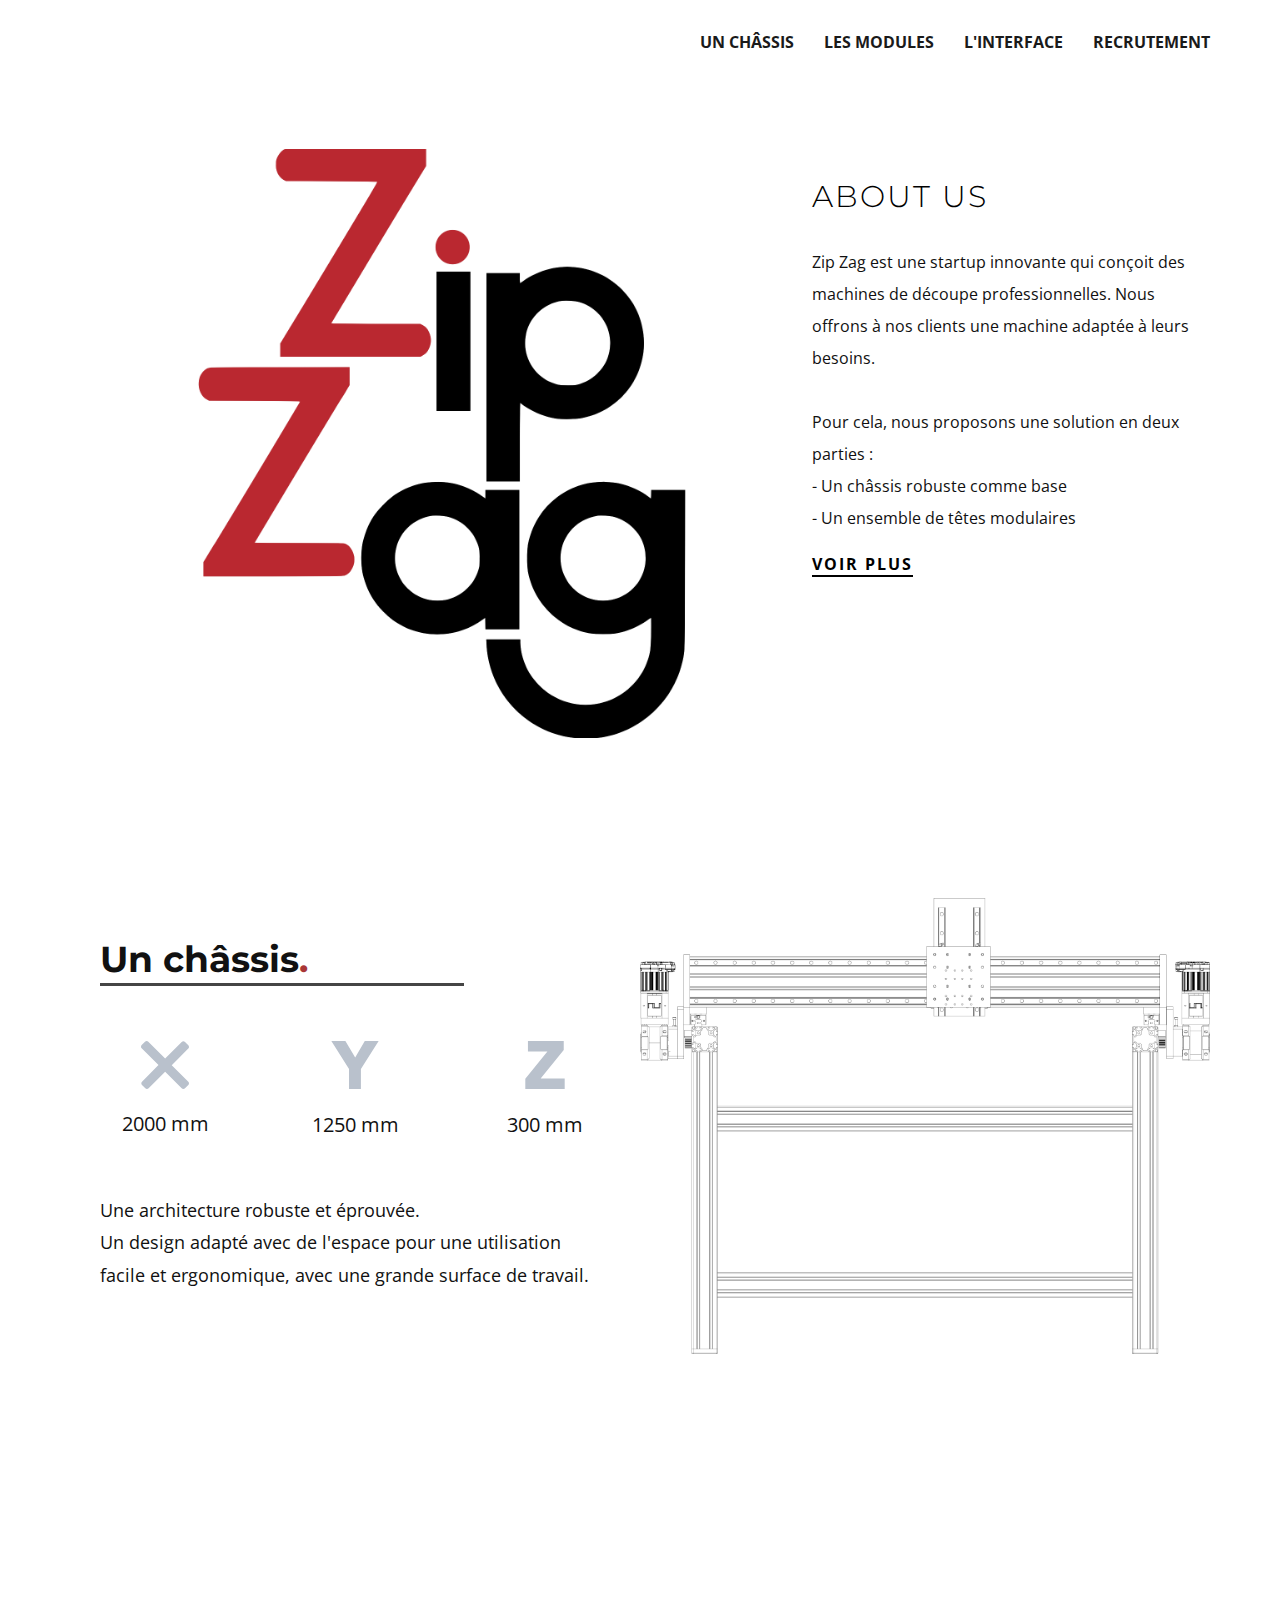
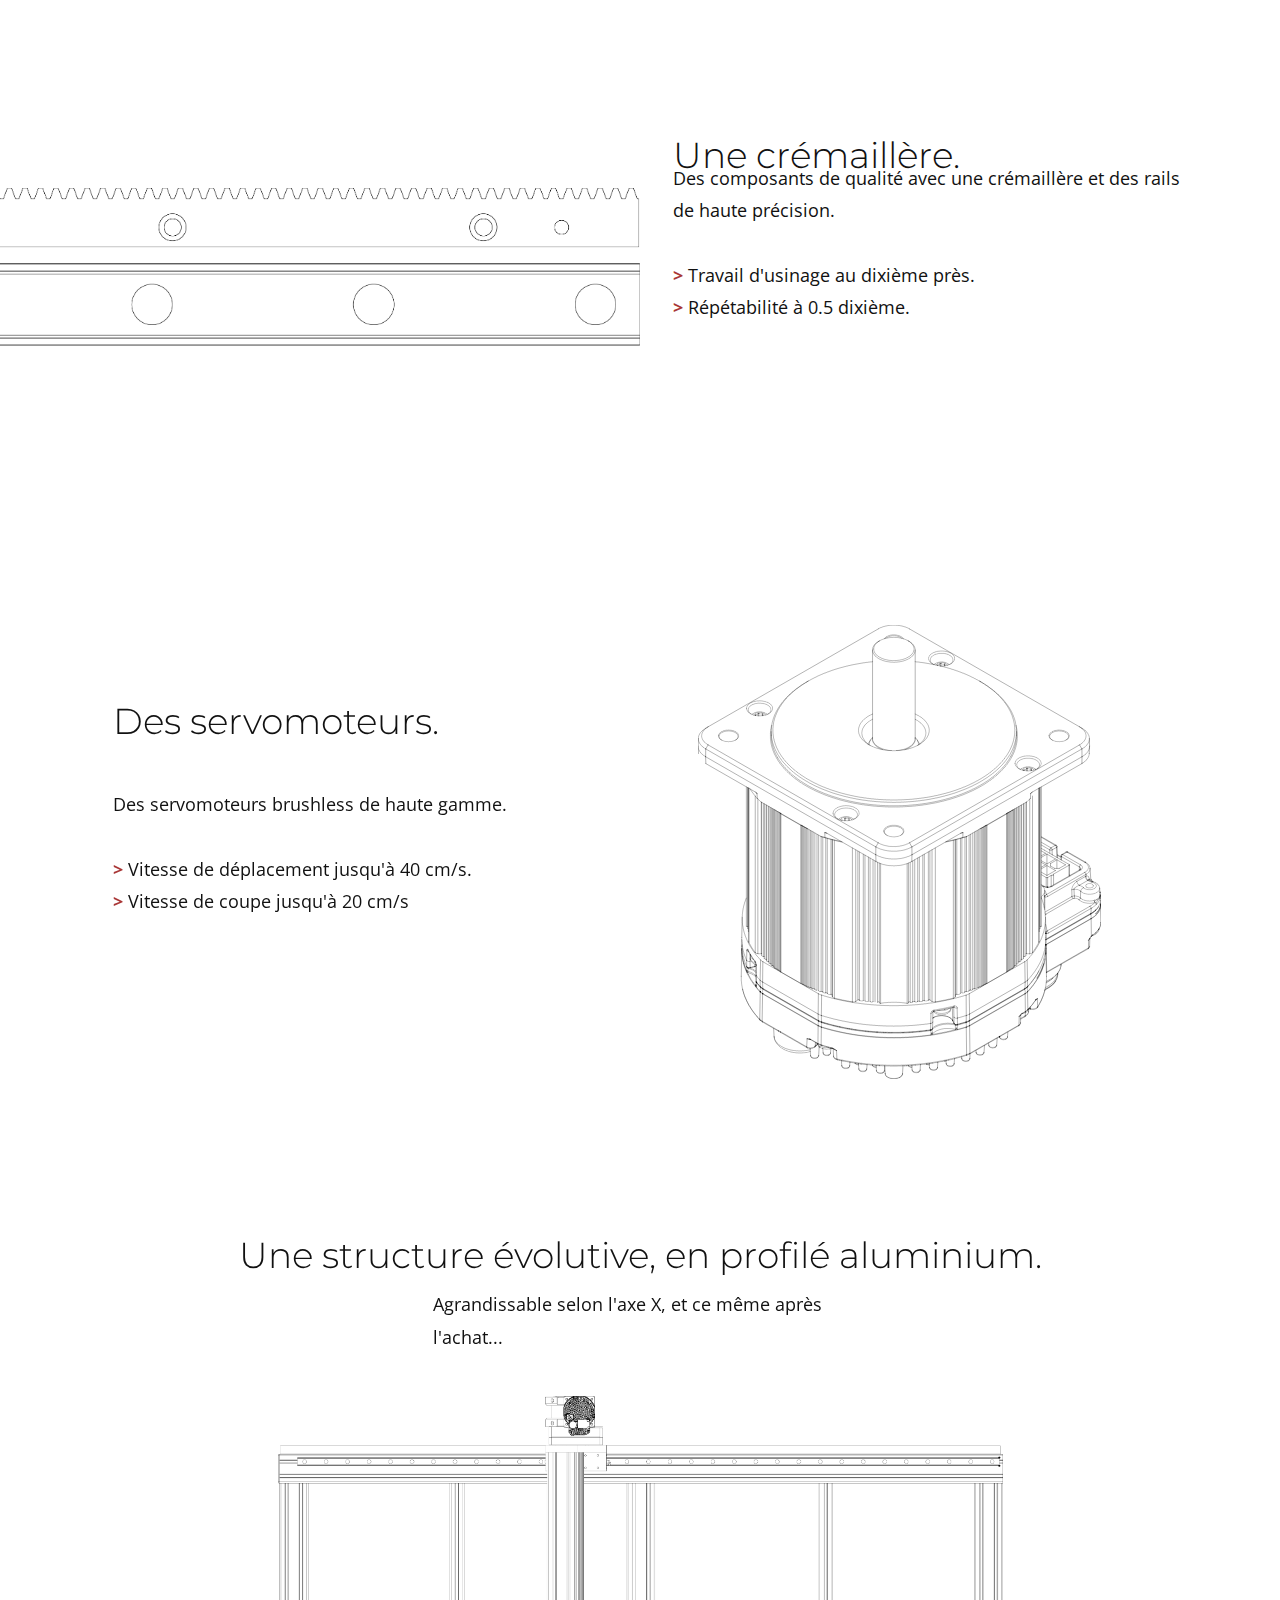
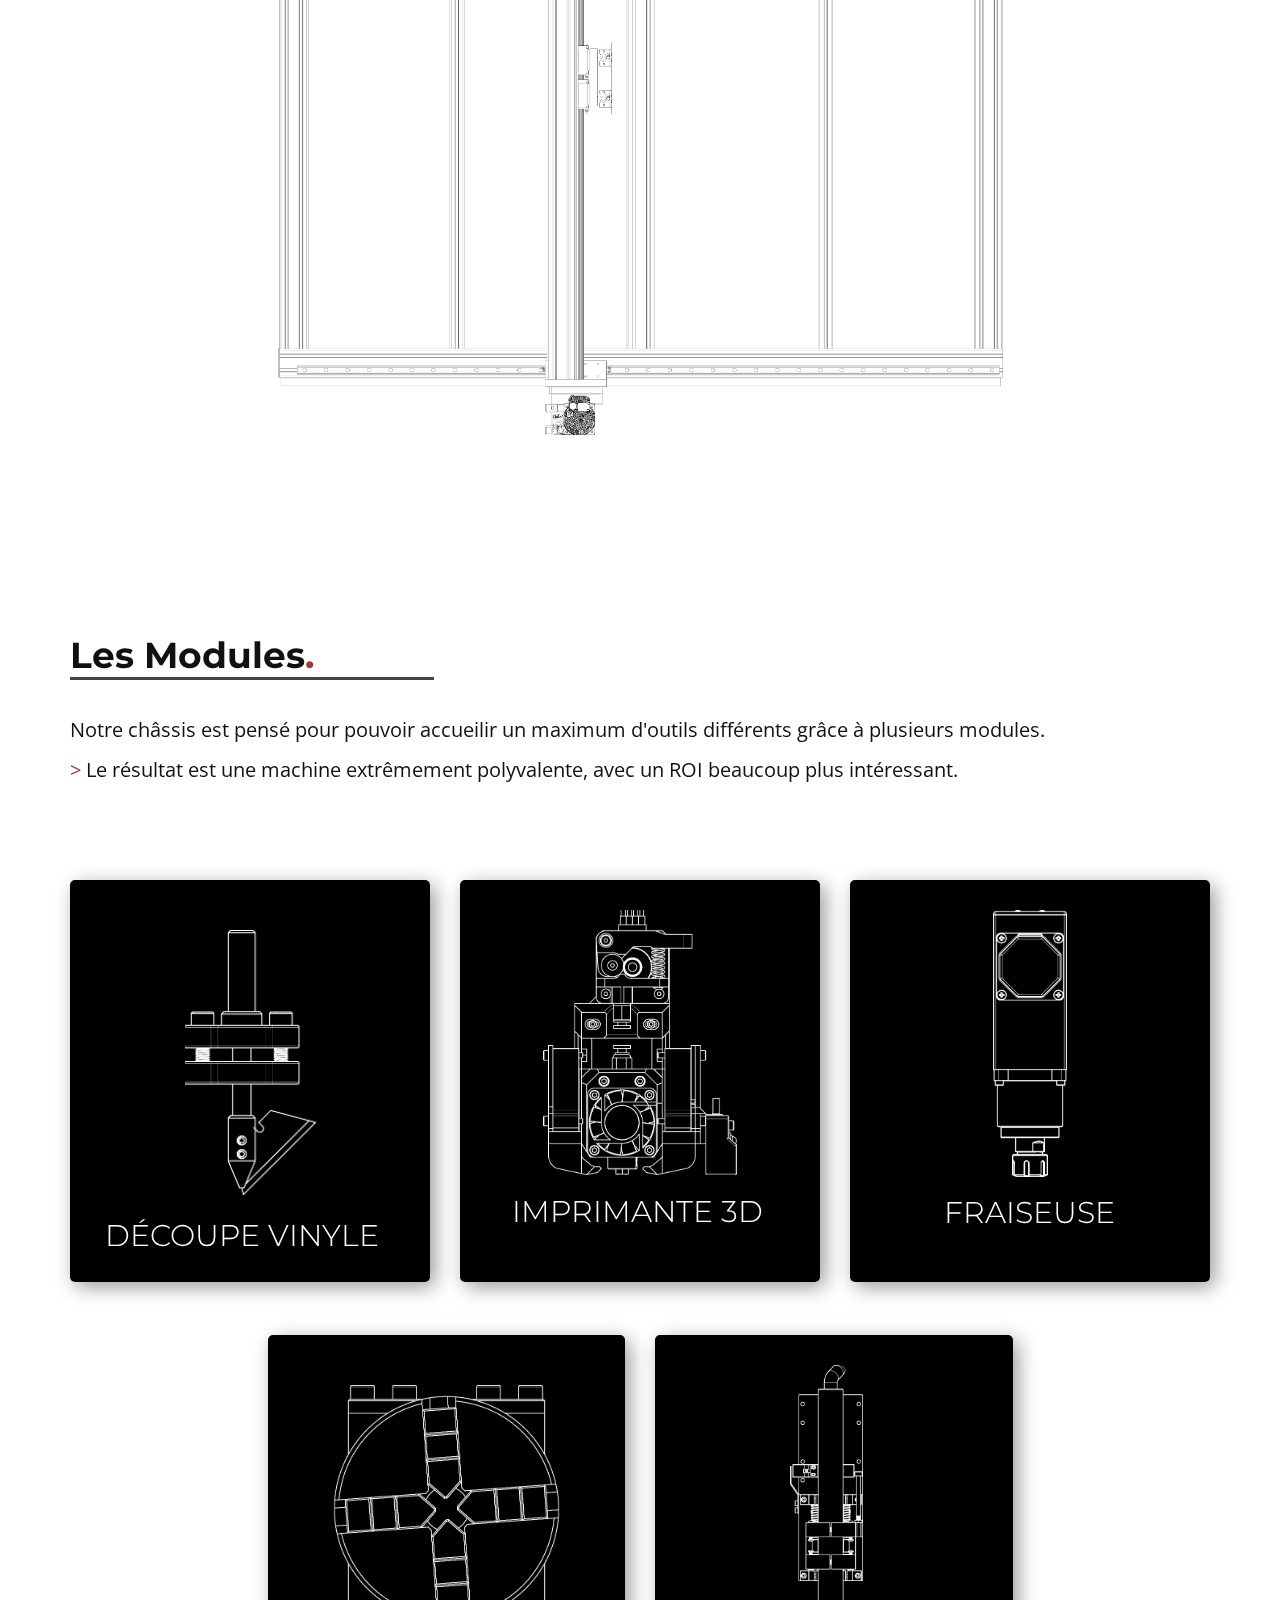
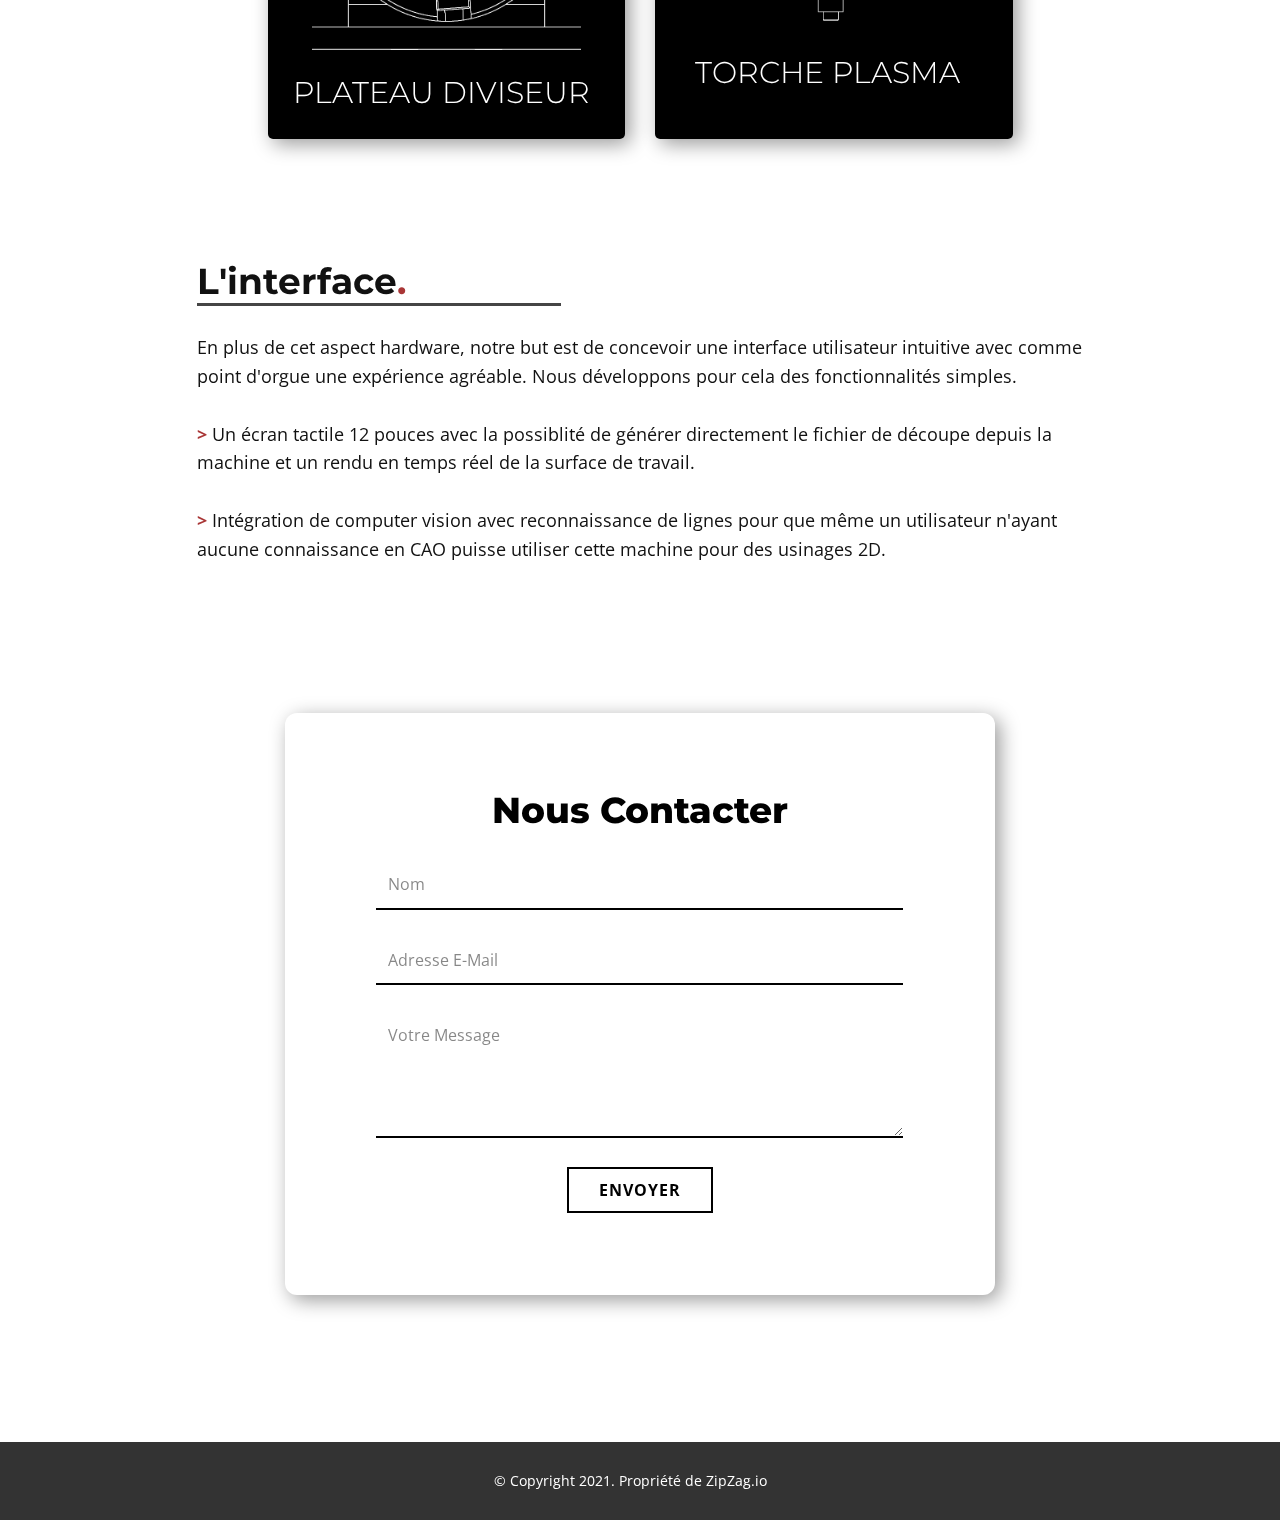
<file: index.html>
<!DOCTYPE html>
<html style="font-size: 16px;" lang="fr">
  <head>
    <meta name="viewport" content="width=device-width, initial-scale=1.0">
    <meta charset="utf-8">
    <meta name="description" content="">
    <meta name="page_type" content="np-template-header-footer-from-plugin">
    <title>Accueil</title>
    <link rel="stylesheet" href="nicepage.css" media="screen">
<link rel="stylesheet" href="Accueil.css" media="screen">
    <script class="u-script" type="text/javascript" src="jquery.js" defer=""></script>
    <script class="u-script" type="text/javascript" src="nicepage.js" defer=""></script>
    <meta name="generator" content="Nicepage 3.14.0, nicepage.com">
    <link rel="icon" href="images/favicon.png">
    <link id="u-theme-google-font" rel="stylesheet" href="https://fonts.googleapis.com/css?family=Montserrat:100,100i,200,200i,300,300i,400,400i,500,500i,600,600i,700,700i,800,800i,900,900i|Open+Sans:300,300i,400,400i,600,600i,700,700i,800,800i">
    
    
    
    
    
    
    
    
    
    
    <script type="application/ld+json">{
		"@context": "http://schema.org",
		"@type": "Organization",
		"name": "Site14",
		"url": "index.html"
}</script>
    <meta property="og:title" content="Accueil">
    <meta property="og:type" content="website">
    <meta name="theme-color" content="#000000">
    <link rel="canonical" href="index.html">
    <meta property="og:url" content="index.html">
  </head>
  <body data-home-page="Accueil.html" data-home-page-title="Accueil" class="u-body"><header class="u-clearfix u-header u-header" id="sec-3cd6"><div class="u-clearfix u-sheet u-sheet-1">
        <nav class="u-menu u-menu-dropdown u-offcanvas u-menu-1" data-responsive-from="SM">
          <div class="menu-collapse" style="font-size: 1rem; letter-spacing: 0px; font-weight: 700; text-transform: uppercase;">
            <a class="u-button-style u-custom-active-border-color u-custom-active-color u-custom-border u-custom-border-color u-custom-border-radius u-custom-borders u-custom-color u-custom-hover-border-color u-custom-hover-color u-custom-left-right-menu-spacing u-custom-padding-bottom u-custom-text-active-color u-custom-text-color u-custom-text-hover-color u-custom-top-bottom-menu-spacing u-nav-link u-text-active-palette-1-base u-text-hover-palette-2-base" href="#">
              <svg><use xmlns:xlink="http://www.w3.org/1999/xlink" xlink:href="#menu-hamburger"></use></svg>
              <svg version="1.1" xmlns="http://www.w3.org/2000/svg" xmlns:xlink="http://www.w3.org/1999/xlink"><defs><symbol id="menu-hamburger" viewBox="0 0 16 16" style="width: 16px; height: 16px;"><rect y="1" width="16" height="2"></rect><rect y="7" width="16" height="2"></rect><rect y="13" width="16" height="2"></rect>
</symbol>
</defs></svg>
            </a>
          </div>
          <div class="u-custom-menu u-nav-container">
            <ul class="u-nav u-spacing-30 u-unstyled u-nav-1"><li class="u-nav-item"><a class="u-border-2 u-border-active-palette-1-base u-border-hover-palette-1-base u-border-no-left u-border-no-right u-border-no-top u-button-style u-nav-link u-text-active-palette-1-base u-text-grey-90 u-text-hover-grey-90" href="Accueil.html#carousel_4d74" data-page-id="36803511" style="padding: 10px 0px;">Un Châssis</a>
</li><li class="u-nav-item"><a class="u-border-2 u-border-active-palette-1-base u-border-hover-palette-1-base u-border-no-left u-border-no-right u-border-no-top u-button-style u-nav-link u-text-active-palette-1-base u-text-grey-90 u-text-hover-grey-90" href="Accueil.html#carousel_256f" data-page-id="36803511" style="padding: 10px 0px;">Les Modules</a>
</li><li class="u-nav-item"><a class="u-border-2 u-border-active-palette-1-base u-border-hover-palette-1-base u-border-no-left u-border-no-right u-border-no-top u-button-style u-nav-link u-text-active-palette-1-base u-text-grey-90 u-text-hover-grey-90" href="Accueil.html#sec-998d" data-page-id="36803511" style="padding: 10px 0px;">L'interface</a>
</li><li class="u-nav-item"><a class="u-border-2 u-border-active-palette-1-base u-border-hover-palette-1-base u-border-no-left u-border-no-right u-border-no-top u-button-style u-nav-link u-text-active-palette-1-base u-text-grey-90 u-text-hover-grey-90" href="Recrutement.html" data-page-id="36803511" style="padding: 10px 0px;">Recrutement</a>
</li></ul>
          </div>
          <div class="u-custom-menu u-nav-container-collapse">
            <div class="u-black u-container-style u-inner-container-layout u-opacity u-opacity-95 u-sidenav">
              <div class="u-sidenav-overflow">
                <div class="u-menu-close"></div>
                <ul class="u-align-center u-nav u-popupmenu-items u-unstyled u-nav-2"><li class="u-nav-item"><a class="u-button-style u-nav-link" href="Accueil.html#carousel_4d74" data-page-id="36803511" style="padding: 10px 20px;">Un Châssis</a>
</li><li class="u-nav-item"><a class="u-button-style u-nav-link" href="Accueil.html#carousel_256f" data-page-id="36803511" style="padding: 10px 20px;">Les Modules</a>
</li><li class="u-nav-item"><a class="u-button-style u-nav-link" href="Accueil.html#sec-998d" data-page-id="36803511" style="padding: 10px 20px;">L'interface</a>
</li><li class="u-nav-item"><a class="u-button-style u-nav-link" href="Recrutement.html" data-page-id="36803511" style="padding: 10px 20px;">Nous contacter</a>
</li></ul>
              </div>
            </div>
            <div class="u-black u-menu-overlay u-opacity u-opacity-70"></div>
          </div>
        </nav>
      </div></header>
    <section class="u-clearfix u-white u-section-1" id="carousel_4870">
      <div class="u-clearfix u-sheet u-valign-middle-xs u-sheet-1">
        <div class="u-clearfix u-layout-wrap u-layout-wrap-1">
          <div class="u-layout">
            <div class="u-layout-row">
              <div class="u-container-style u-layout-cell u-size-34-lg u-size-34-md u-size-34-sm u-size-34-xs u-size-36-xl u-white u-layout-cell-1">
                <div class="u-container-layout u-valign-bottom u-container-layout-1">
                  <img src="images/Screenshot2021-04-17_14-59-35-471.png" alt="" class="u-image u-image-contain u-image-default u-image-1" data-image-width="1382" data-image-height="1412">
                </div>
              </div>
              <div class="u-align-left u-container-style u-layout-cell u-size-24-xl u-size-26-lg u-size-26-md u-size-26-sm u-size-26-xs u-white u-layout-cell-2">
                <div class="u-container-layout u-valign-bottom-xs u-container-layout-2">
                  <h5 class="u-text u-text-palette-1-base u-text-1">about us</h5>
                  <p class="u-text u-text-2">Zip Zag est une startup innovante qui conçoit des machines de découpe professionnelles. Nous offrons à nos clients une machine adaptée à leurs besoins.<br>
                    <br>Pour cela, nous proposons une solution en deux parties :<br>- Un châssis robuste comme base<br>- Un ensemble de têtes modulaires
                  </p>
                  <a href="Accueil.html#carousel_4d74" data-page-id="36803511" class="u-active-none u-border-2 u-border-black u-btn u-btn-rectangle u-button-style u-hover-none u-none u-btn-1">VOIR PLUS</a>
                </div>
              </div>
            </div>
          </div>
        </div>
      </div>
    </section>
    <section class="u-clearfix u-section-2" id="carousel_4d74">
      <div class="u-clearfix u-sheet u-sheet-1">
        <div class="u-clearfix u-expanded-width-md u-expanded-width-sm u-expanded-width-xs u-layout-wrap u-layout-wrap-1">
          <div class="u-layout">
            <div class="u-layout-col">
              <div class="u-size-20">
                <div class="u-layout-row">
                  <div class="u-align-center-sm u-align-center-xs u-align-left-lg u-align-left-md u-align-left-xl u-container-style u-layout-cell u-size-60 u-layout-cell-1">
                    <div class="u-container-layout u-valign-top-xl u-container-layout-1">
                      <h2 class="u-text u-text-1">Un châssis<span class="u-text-palette-2-base">.</span>
                      </h2>
                      <div class="u-border-3 u-border-grey-dark-1 u-line u-line-horizontal u-line-1" data-animation-name="slideIn" data-animation-duration="1000" data-animation-delay="0" data-animation-direction="Left"></div>
                    </div>
                  </div>
                </div>
              </div>
              <div class="u-size-20">
                <div class="u-layout-row">
                  <div class="u-align-center u-container-style u-layout-cell u-size-20 u-size-30-md u-layout-cell-2">
                    <div class="u-container-layout u-valign-top-lg u-valign-top-md u-valign-top-sm u-valign-top-xl u-container-layout-2"><span class="u-icon u-icon-circle u-text-palette-5-base u-icon-1"><svg class="u-svg-link" preserveAspectRatio="xMidYMin slice" viewBox="0 0 123.05 123.05"><use xmlns:xlink="http://www.w3.org/1999/xlink" xlink:href="#svg-7ac6"></use></svg><svg class="u-svg-content" viewBox="0 0 123.05 123.05" x="0px" y="0px" id="svg-7ac6" style="enable-background:new 0 0 123.05 123.05;"><g><path d="M121.325,10.925l-8.5-8.399c-2.3-2.3-6.1-2.3-8.5,0l-42.4,42.399L18.726,1.726c-2.301-2.301-6.101-2.301-8.5,0l-8.5,8.5   c-2.301,2.3-2.301,6.1,0,8.5l43.1,43.1l-42.3,42.5c-2.3,2.3-2.3,6.1,0,8.5l8.5,8.5c2.3,2.3,6.1,2.3,8.5,0l42.399-42.4l42.4,42.4   c2.3,2.3,6.1,2.3,8.5,0l8.5-8.5c2.3-2.3,2.3-6.1,0-8.5l-42.5-42.4l42.4-42.399C123.625,17.125,123.625,13.325,121.325,10.925z"></path>
</g></svg></span>
                      <p class="u-text u-text-2">2000 mm</p>
                    </div>
                  </div>
                  <div class="u-align-center u-container-style u-layout-cell u-size-20 u-size-30-md u-layout-cell-3">
                    <div class="u-container-layout u-valign-top-lg u-valign-top-md u-valign-top-sm u-valign-top-xl u-container-layout-3"><span class="u-icon u-icon-circle u-text-palette-5-base u-icon-2"><svg class="u-svg-link" preserveAspectRatio="xMidYMin slice" viewBox="0 0 512 512"><use xmlns:xlink="http://www.w3.org/1999/xlink" xlink:href="#svg-1140"></use></svg><svg class="u-svg-content" viewBox="0 0 512 512" id="svg-1140"><g id="Y"><path d="m192.257 512h126.826v-213.992l189.2-298.008h-147.832l-102.451 175.386-104.59-175.386h-149.693l188.54 297.334z"></path>
</g></svg></span>
                      <p class="u-text u-text-3">1250 mm</p>
                    </div>
                  </div>
                  <div class="u-align-center u-container-style u-layout-cell u-size-20 u-size-60-md u-layout-cell-4">
                    <div class="u-container-layout u-valign-top-lg u-valign-top-md u-valign-top-sm u-valign-top-xl u-container-layout-4"><span class="u-icon u-icon-circle u-text-palette-5-base u-icon-3"><svg class="u-svg-link" preserveAspectRatio="xMidYMin slice" viewBox="0 0 512 512"><use xmlns:xlink="http://www.w3.org/1999/xlink" xlink:href="#svg-5da5"></use></svg><svg class="u-svg-content" viewBox="0 0 512 512" id="svg-5da5"><g id="Z"><path d="m455.849 96.625v-96.625h-381.849v112.196h207.693l-235.693 291.065v108.739h420v-111.874h-256.597z"></path>
</g></svg></span>
                      <p class="u-text u-text-4">300 mm</p>
                    </div>
                  </div>
                </div>
              </div>
              <div class="u-size-20">
                <div class="u-layout-row">
                  <div class="u-container-style u-layout-cell u-size-60 u-layout-cell-5">
                    <div class="u-container-layout u-container-layout-5">
                      <p class="u-text u-text-5">Une architecture robuste et éprouvée.<br>Un design adapté avec de l'espace pour une utilisation facile et ergonomique, avec une grande surface de travail.
                      </p>
                    </div>
                  </div>
                </div>
              </div>
            </div>
          </div>
        </div>
        <img src="images/vuedeface.png" alt="" class="u-expanded-width-md u-expanded-width-sm u-expanded-width-xs u-image u-image-contain u-image-default u-image-1" data-image-width="1684" data-image-height="1348">
      </div>
    </section>
    <section class="u-clearfix u-section-3" id="sec-0dcc">
      <div class="u-clearfix u-sheet u-sheet-1">
        <div class="u-clearfix u-expanded-width-md u-expanded-width-sm u-expanded-width-xs u-gutter-44 u-layout-wrap u-layout-wrap-1">
          <div class="u-layout">
            <div class="u-layout-col">
              <div class="u-size-60">
                <div class="u-layout-row">
                  <div class="u-align-left u-container-style u-layout-cell u-shape-round u-size-60 u-layout-cell-1">
                    <div class="u-container-layout u-container-layout-1">
		    <br>
                      <p class="u-text u-text-1">Des composants de qualité avec une crémaillère et des rails de haute précision.<br>
                        <br>
                        <span style="font-weight: 700;" class="u-text-palette-2-base">&gt;</span> Travail d'usinage au dixième près.<br>
                        <span class="u-text-palette-2-base" style="font-weight: 700;">&gt;</span> Répétabilité à 0.5 dixième.
                      </p>
                    </div>
                  </div>
                </div>
              </div>
            </div>
          </div>
        </div>
        <img src="images/rail.png" alt="" class="u-image u-image-default u-image-1" data-image-width="5500" data-image-height="233" data-animation-name="slideIn" data-animation-duration="1000" data-animation-delay="0" data-animation-direction="Left">
        <img src="images/cremaillere.png" alt="" class="u-expanded-width-md u-expanded-width-sm u-image u-image-contain u-image-default u-image-2" data-image-width="3384" data-image-height="163" data-animation-name="slideIn" data-animation-duration="1000" data-animation-delay="0" data-animation-direction="Left">
        <h2 class="u-text u-text-2">Une crémaillère.</h2>
      </div>
    </section>
    <section class="u-clearfix u-section-4" id="carousel_9a6d">
      <div class="u-clearfix u-sheet u-valign-middle-xl u-sheet-1">
        <img src="images/moteur.svg" alt="" class="u-expanded-width-md u-expanded-width-sm u-image u-image-contain u-image-default u-image-1" data-image-width="240" data-image-height="271">
        <p class="u-text u-text-1">Des servomoteurs brushless de haute gamme.<br>
          <br>
          <span style="font-weight: 700;" class="u-text-palette-2-base">&gt;</span> Vitesse de déplacement jusqu'à 40 cm/s.<br>
          <span class="u-text-palette-2-base" style="font-weight: 700;">&gt;</span> Vitesse de coupe jusqu'à 20 cm/s
        </p>
        <h2 class="u-text u-text-2">Des servomoteurs.</h2>
      </div>
    </section>
    <section class="u-clearfix u-section-5" id="sec-284c">
      <div class="u-clearfix u-sheet u-valign-middle-lg u-valign-middle-md u-valign-middle-sm u-valign-middle-xl u-sheet-1">
        <h2 class="u-align-center u-text u-text-1">Une structure évolutive, en profilé aluminium.</h2>
        <p class="u-align-center-xs u-text u-text-2">Agrandissable selon l'axe X, et ce même après l'achat...&nbsp;</p>
        <img src="images/vuededessus.png" alt="" class="u-image u-image-default u-image-1" data-image-width="2465" data-image-height="2173">
      </div>
    </section>
    <section class="u-clearfix u-white u-section-6" id="carousel_256f">
      <div class="u-clearfix u-sheet u-sheet-1">
        <h2 class="u-text u-text-1">
          <span style="font-weight: 700;">Les Modules<span class="u-text-palette-2-base">.</span>
          </span>
          <br>
        </h2>
        <div class="u-border-3 u-border-grey-dark-1 u-line u-line-horizontal u-line-1" data-animation-name="slideIn" data-animation-duration="1000" data-animation-delay="0" data-animation-direction="Left"></div>
        <p class="u-text u-text-2">Notre châssis est pensé pour pouvoir accueilir un maximum d'outils différents grâce à plusieurs modules.<br>
          <span class="u-text-palette-2-base">&gt; </span>Le résultat est une machine extrêmement polyvalente, avec un ROI beaucoup plus intéressant.
        </p>
      </div>
    </section>
    <section class="u-clearfix u-section-7" id="sec-e31d">
      <div class="u-clearfix u-sheet u-sheet-1">
        <div class="u-clearfix u-expanded-width u-gutter-30 u-layout-wrap u-layout-wrap-1">
          <div class="u-gutter-0 u-layout">
            <div class="u-layout-col">
              <div class="u-size-60">
                <div class="u-layout-row">
                  <div class="u-align-left u-container-style u-layout-cell u-palette-1-base u-radius-5 u-shape-round u-size-20 u-layout-cell-1">
                    <div class="u-container-layout u-valign-bottom-xl u-container-layout-1">
                      <img src="images/cutter1.png" alt="" class="u-image u-image-default u-image-1" data-image-width="269" data-image-height="541">
                      <h1 class="u-text u-text-1">DÉCOUPE <span class="u-text-white">VINYLE<span style="font-weight: 700;"></span>
                        </span>
                      </h1>
                    </div>
                  </div>
                  <div class="u-align-left u-container-style u-layout-cell u-palette-1-base u-radius-5 u-shape-round u-size-20 u-layout-cell-2">
                    <div class="u-container-layout u-valign-top u-container-layout-2">
                      <img src="images/imp3d.png" alt="" class="u-image u-image-default u-image-2" data-image-width="529" data-image-height="737">
                      <h1 class="u-text u-text-2">IMPRIMANTE 3D<span style="font-weight: 700;"></span>
                      </h1>
                    </div>
                  </div>
                  <div class="u-align-left u-container-style u-layout-cell u-palette-1-base u-radius-5 u-shape-round u-size-20 u-layout-cell-3">
                    <div class="u-container-layout u-valign-top u-container-layout-3">
                      <img src="images/fraiseuse.png" alt="" class="u-image u-image-default u-image-3" data-image-width="201" data-image-height="725">
                      <h1 class="u-text u-text-3">FRAISEUSE<span style="font-weight: 700;"></span>
                      </h1>
                    </div>
                  </div>
                </div>
              </div>
            </div>
          </div>
        </div>
        <div class="u-clearfix u-expanded-width-xs u-gutter-30 u-layout-wrap u-layout-wrap-2">
          <div class="u-gutter-0 u-layout">
            <div class="u-layout-col">
              <div class="u-size-60">
                <div class="u-layout-row">
                  <div class="u-align-left u-container-style u-layout-cell u-palette-1-base u-radius-5 u-shape-round u-size-30 u-layout-cell-4">
                    <div class="u-container-layout u-valign-bottom-xl u-container-layout-4">
                      <img src="images/4eaxe.png" alt="" class="u-image u-image-default u-image-4" data-image-width="835" data-image-height="656">
                      <h1 class="u-text u-text-4">
                        <span class="u-text-palette-2-base">
                          <font color="#ffffff">PLATEAU </font>
                          <span class="u-text-white">
                            <font>DIVISEUR</font>
                            <span style="font-weight: 700;"></span>
                          </span>
                        </span>
                      </h1>
                    </div>
                  </div>
                  <div class="u-align-left u-container-style u-layout-cell u-palette-1-base u-radius-5 u-shape-round u-size-30 u-layout-cell-5">
                    <div class="u-container-layout u-valign-bottom-xs u-container-layout-5">
                      <img src="images/plasma.png" alt="" class="u-image u-image-default u-image-5" data-image-width="222" data-image-height="770">
                      <h1 class="u-text u-text-5">TORCHE <span class="u-text-white">PLASMA</span>
                      </h1>
                    </div>
                  </div>
                </div>
              </div>
            </div>
          </div>
        </div>
      </div>
    </section>
    <section class="u-clearfix u-section-8" id="sec-998d">
      <div class="u-clearfix u-sheet u-sheet-1">
        <h3 class="u-align-left u-text u-text-1">L'interface<span class="u-text-palette-2-base">.</span>
        </h3>
        <div class="u-border-3 u-border-grey-dark-1 u-line u-line-horizontal u-line-1" data-animation-name="slideIn" data-animation-duration="1000" data-animation-delay="0" data-animation-direction="Left"></div>
        <p class="u-text u-text-2">En plus de cet aspect hardware, notre but est de concevoir une interface utilisateur intuitive avec comme point d'orgue une expérience agréable. Nous développons pour cela des fonctionnalités simples.<br>
          <br>
          <span style="font-weight: 700;" class="u-text-palette-2-base">&gt; </span>Un écran tactile 12 pouces avec la possiblité de générer directement le fichier de découpe depuis la machine et un rendu en temps réel de la surface de travail.<br>
          <br>
          <span class="u-text-palette-2-base">
            <span style="font-weight: 700;">&gt;</span>
          </span>Intégration de computer vision avec reconnaissance de lignes pour que même un utilisateur n'ayant aucune connaissance en CAO puisse utiliser cette machine pour des usinages 2D.
        </p>
      </div>
    </section>
    <section class="u-clearfix u-section-9" id="carousel_1b75">
      <div class="u-clearfix u-sheet u-valign-middle-sm u-sheet-1">
        <div class="u-align-center u-container-style u-expanded-width-sm u-group u-radius-12 u-shape-round u-white u-group-1">
          <div class="u-container-layout u-valign-top-xs u-container-layout-1">
            <h2 class="u-text u-text-palette-1-base u-text-1">Nous Contacter</h2>
            <div class="u-align-left u-expanded-width-md u-expanded-width-sm u-expanded-width-xs u-form u-form-1">
              <form action="scripts/form-carousel_1b75.php" method="POST" class="u-clearfix u-form-spacing-28 u-form-vertical u-inner-form" style="padding: 10px" source="customphp" name="form">
                <div class="u-form-email u-form-group u-form-group-1">
                  <label for="name-5a14" class="u-form-control-hidden u-label" wfd-invisible="true"></label>
                  <input type="email" placeholder="Nom" id="name-5a14" name="name" class="u-border-2 u-border-black u-border-no-left u-border-no-right u-border-no-top u-input u-input-rectangle u-white" required="required">
                </div>
                <div class="u-form-email u-form-group u-form-group-2">
                  <label for="email-5a14" class="u-form-control-hidden u-label" wfd-invisible="true">Email</label>
                  <input type="email" placeholder="Adresse E-Mail" id="email-5a14" name="email" class="u-border-2 u-border-black u-border-no-left u-border-no-right u-border-no-top u-input u-input-rectangle u-white" required="">
                </div>
                <div class="u-form-group u-form-message u-form-group-3">
                  <label for="message-5a14" class="u-form-control-hidden u-label" wfd-invisible="true">Message</label>
                  <textarea placeholder="Votre Message" rows="4" cols="50" id="message-5a14" name="message" class="u-border-2 u-border-black u-border-no-left u-border-no-right u-border-no-top u-input u-input-rectangle u-white" required=""></textarea>
                </div>
                <div class="u-align-center u-form-group u-form-submit u-form-group-4">
                  <a href="#" class="u-border-2 u-border-black u-btn u-btn-submit u-button-style u-hover-black u-none u-text-black u-text-hover-white u-btn-1">Envoyer</a>
                  <input type="submit" value="submit" class="u-form-control-hidden" wfd-invisible="true">
                </div>
                <div class="u-form-send-message u-form-send-success" wfd-invisible="true"> Thank you! Your message has been sent. </div>
                <div class="u-form-send-error u-form-send-message" wfd-invisible="true"> Unable to send your message. Please fix errors then try again. </div>
                <input type="hidden" value="" name="recaptchaResponse" wfd-invisible="true">
              </form>
            </div>
          </div>
        </div>
      </div>
    </section>
    
    
    <footer class="u-align-center u-clearfix u-footer u-grey-80 u-footer" id="sec-f456"><div class="u-clearfix u-sheet u-sheet-1">
        <p class="u-small-text u-text u-text-variant u-text-1">© Copyright 2021. Propriété de ZipZag.io&nbsp; &nbsp; &nbsp;</p>
      </div></footer>
  </body>
</html>
</file>
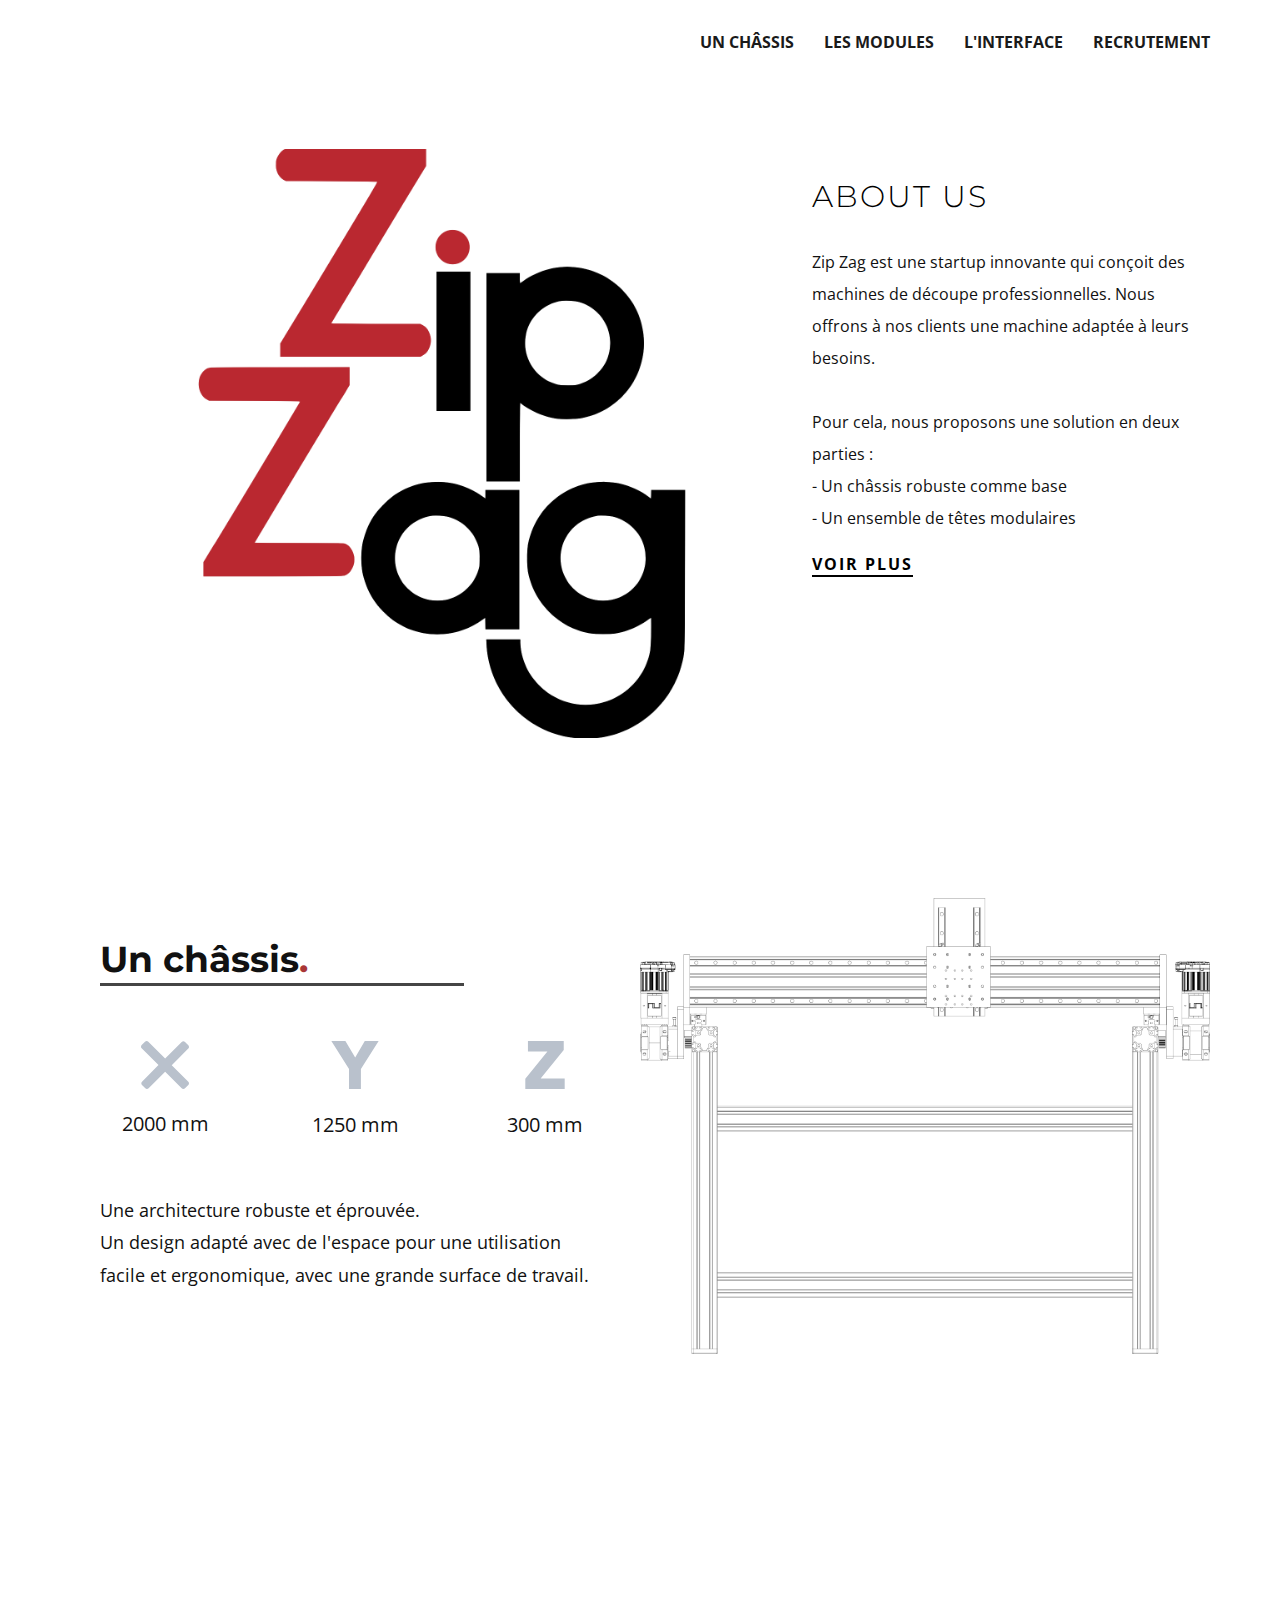
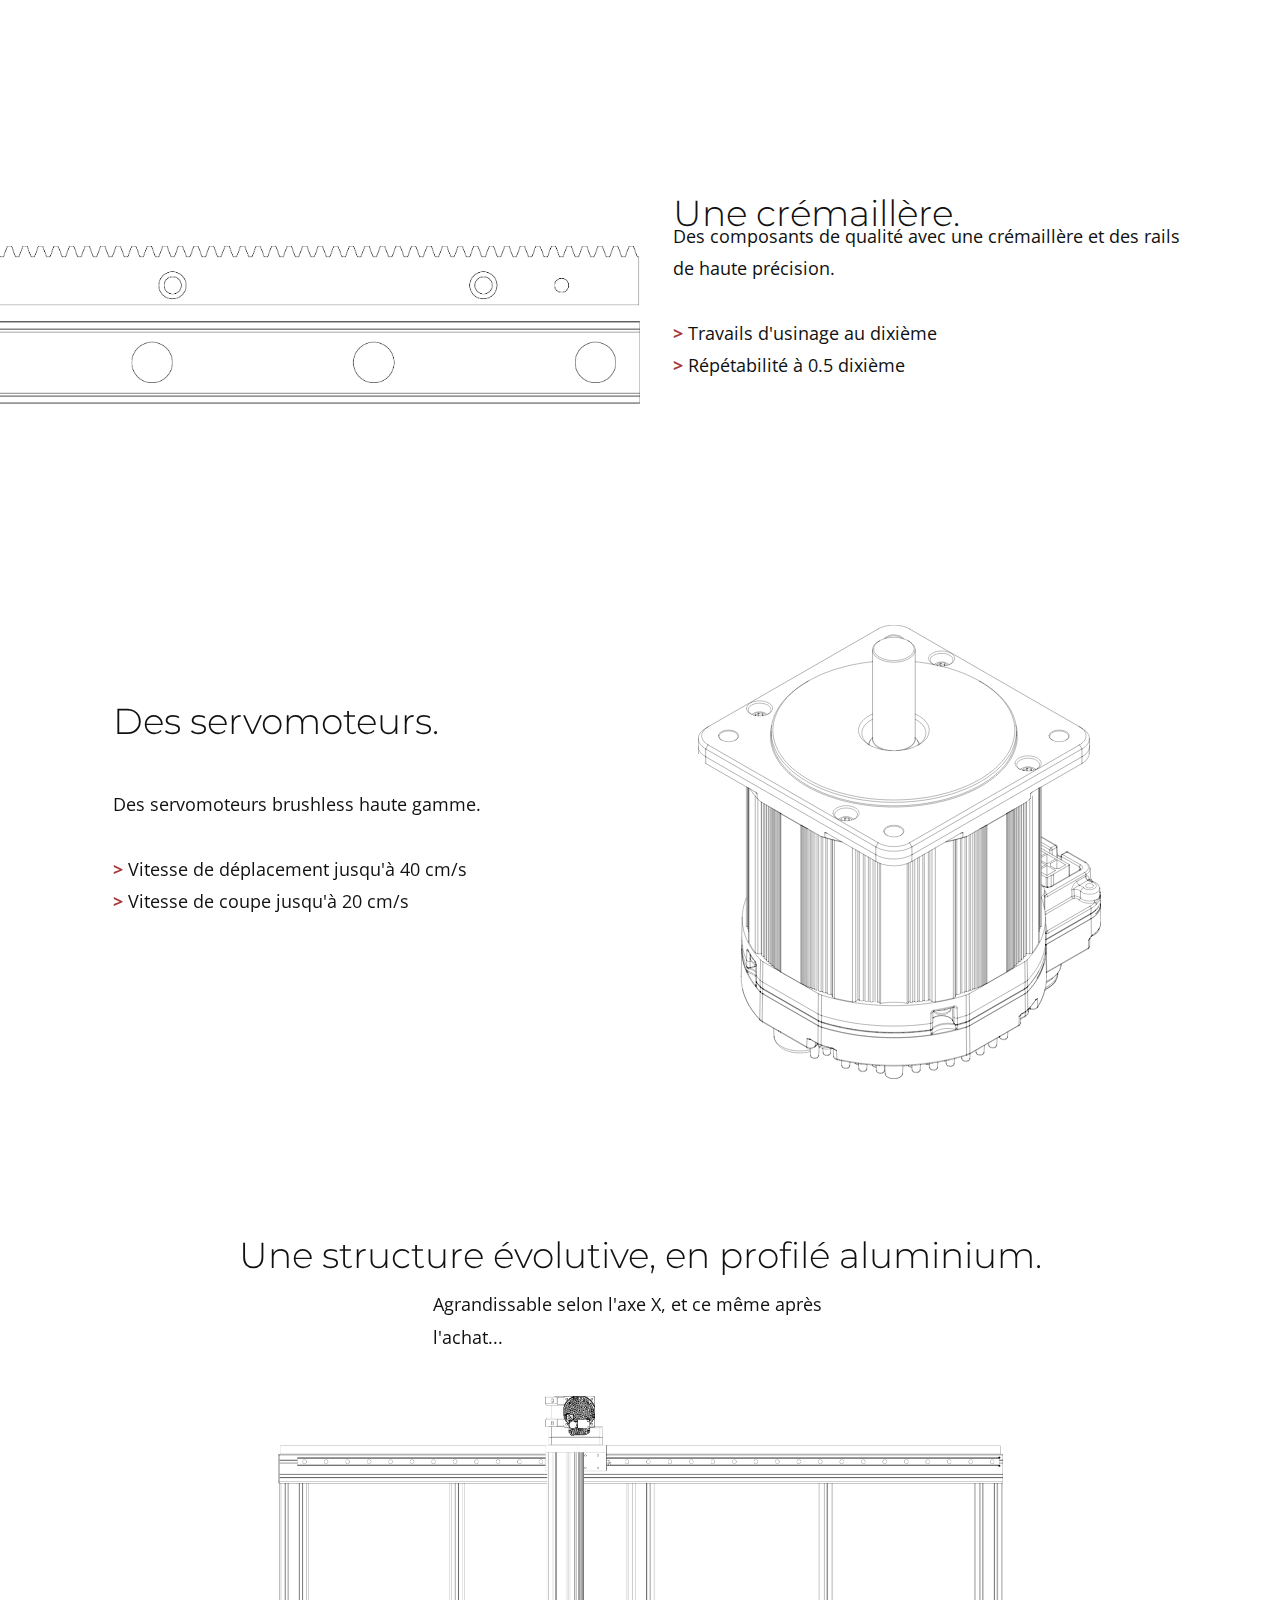
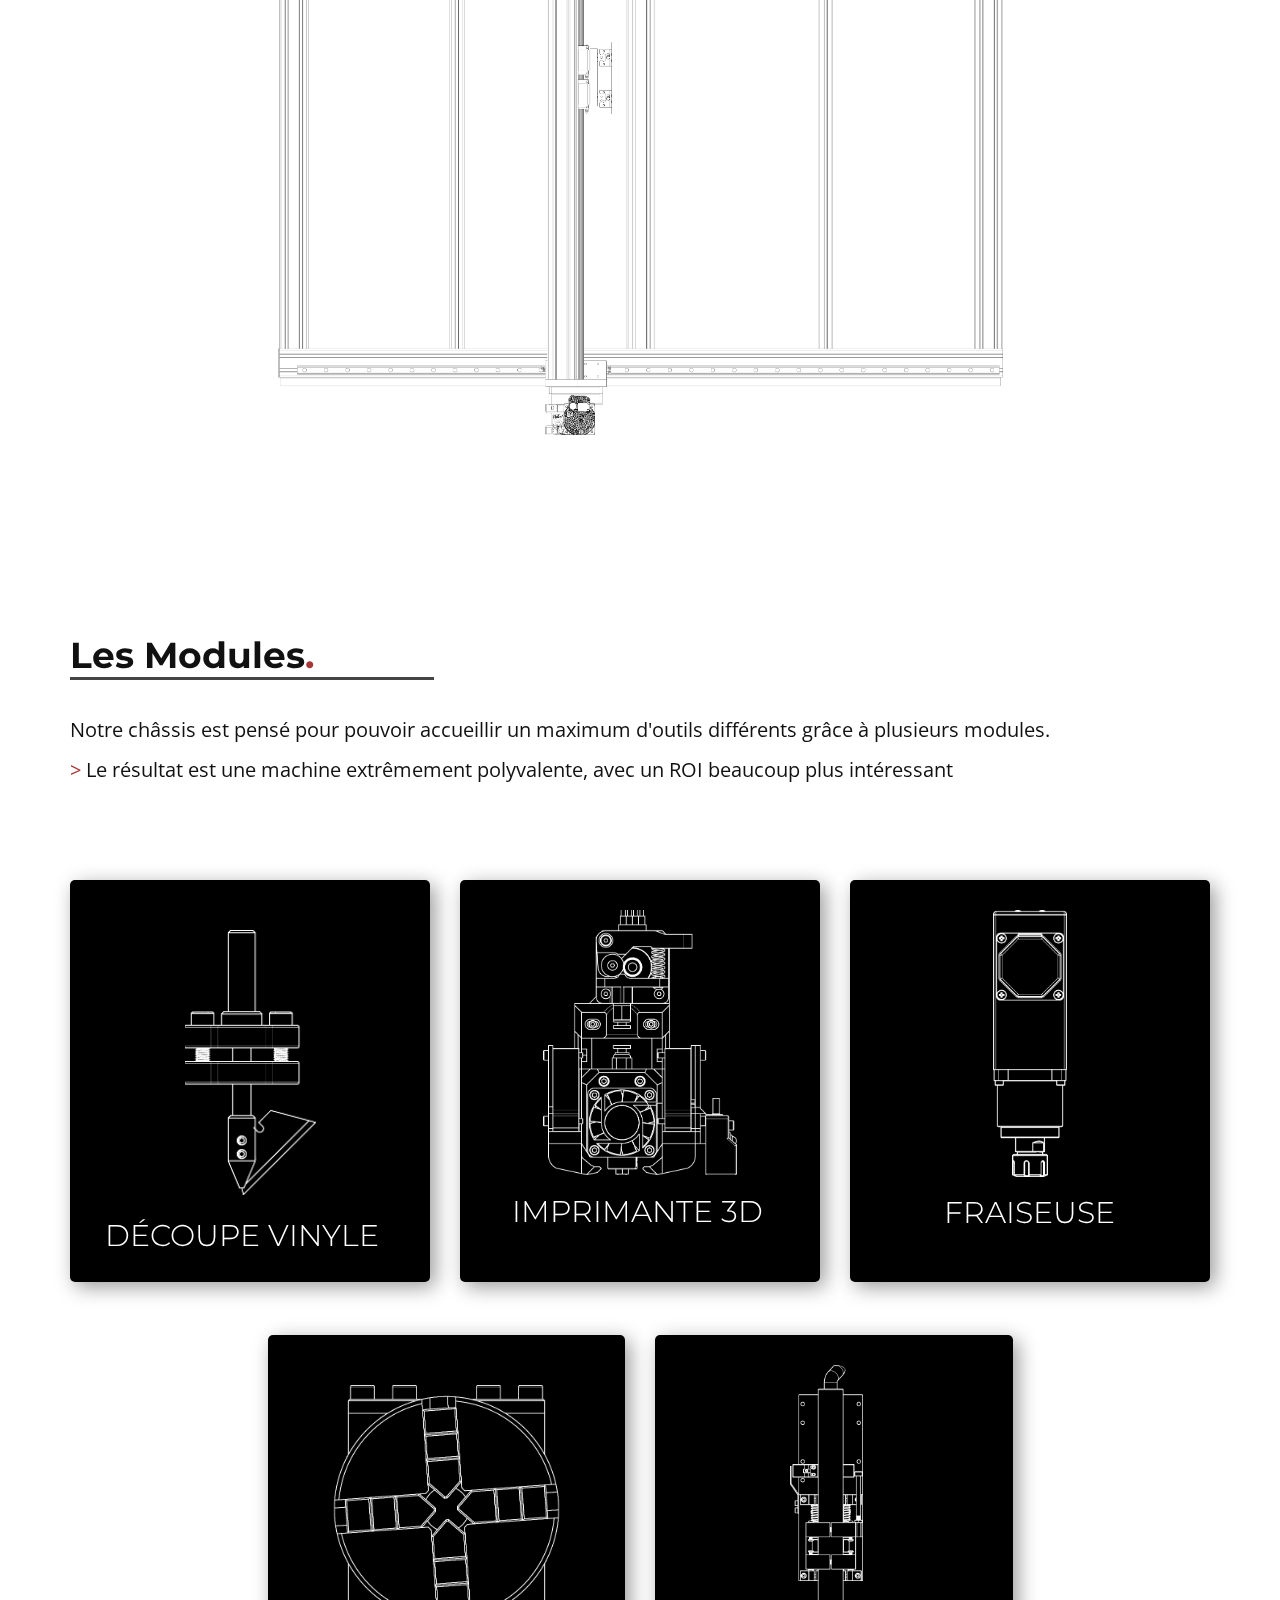
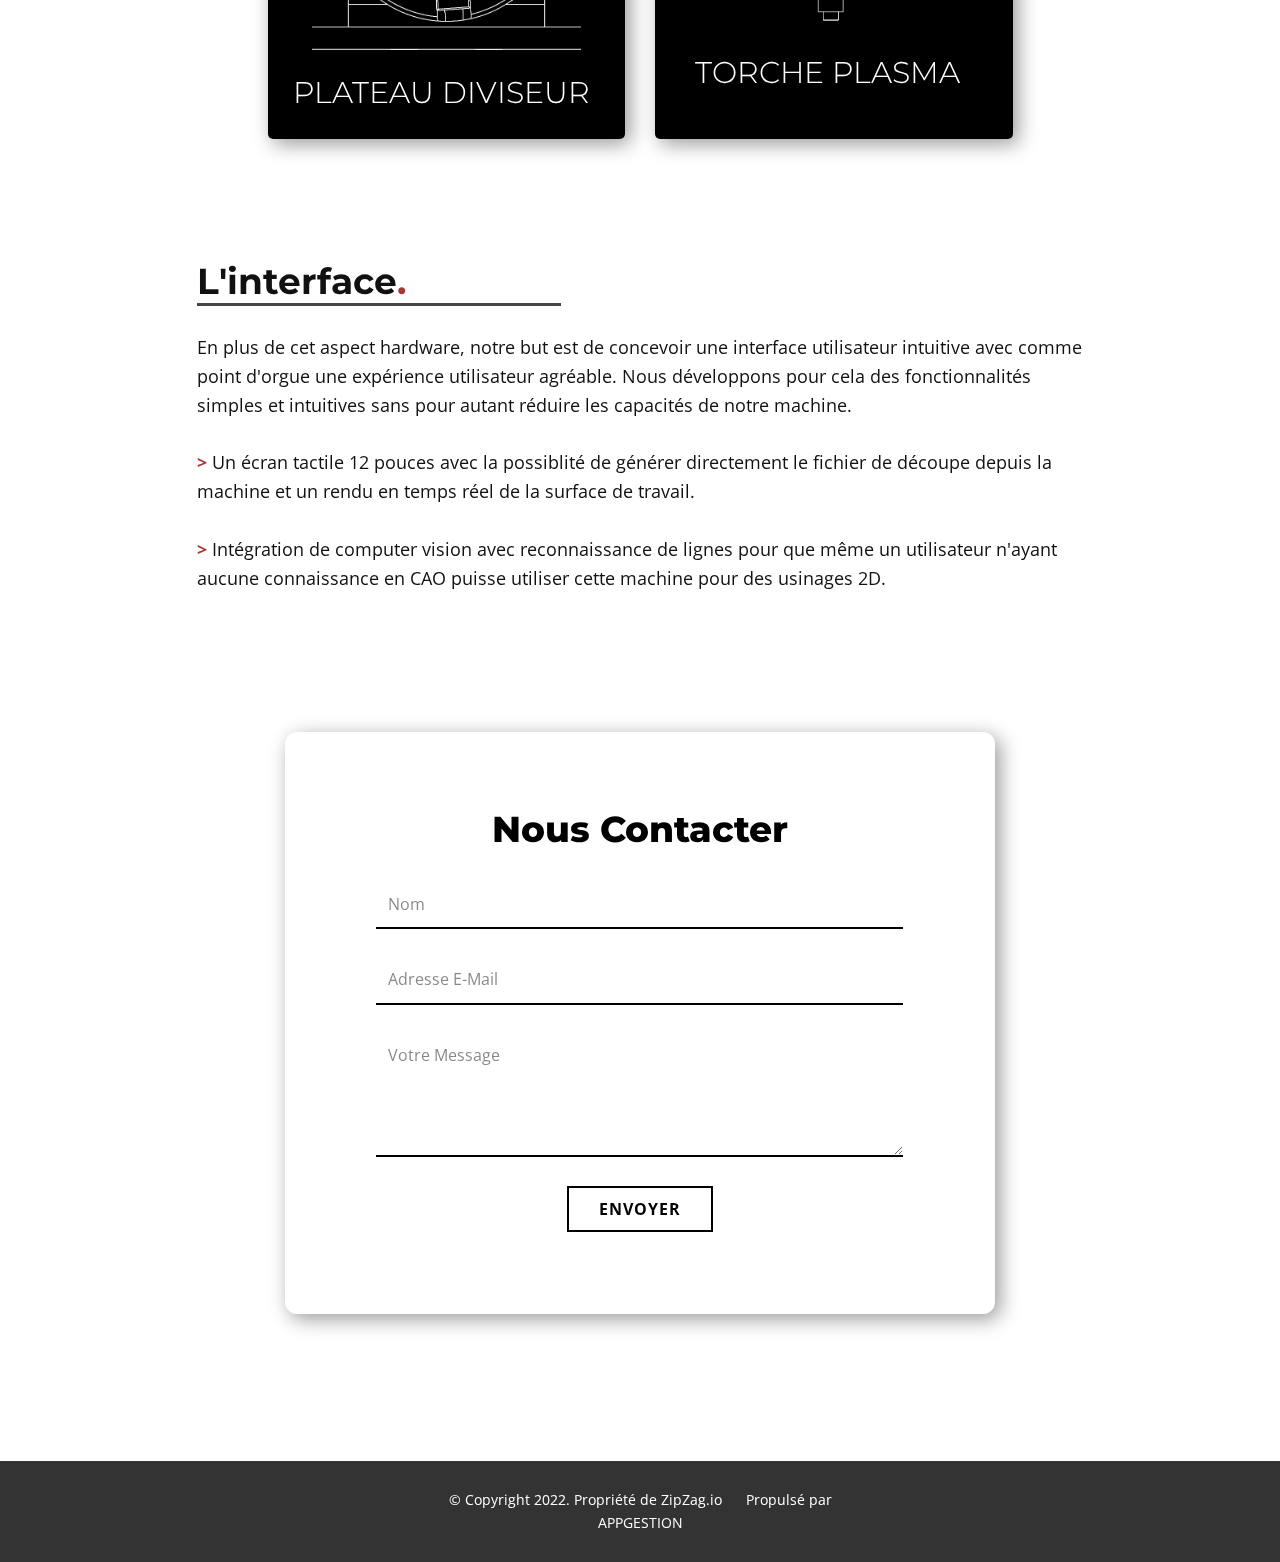
<file: Accueil.html>
<!DOCTYPE html>
<html style="font-size: 16px;" lang="fr">
  <head>
    <meta name="viewport" content="width=device-width, initial-scale=1.0">
    <meta charset="utf-8">
    <meta name="keywords" content="Digital Agency, We help your business to grow, Let our experts bring success business, Boost your brand with these key features, Business Plan Services, Contact Us">
    <meta name="description" content="">
    <meta name="page_type" content="np-template-header-footer-from-plugin">
    <title>Accueil</title>
    <link rel="stylesheet" href="nicepage.css" media="screen">
<link rel="stylesheet" href="Accueil.css" media="screen">
    <script class="u-script" type="text/javascript" src="jquery.js" defer=""></script>
    <script class="u-script" type="text/javascript" src="nicepage.js" defer=""></script>
    <meta name="generator" content="Nicepage 3.14.0, nicepage.com">
    <link rel="icon" href="images/favicon.png">
    <link id="u-theme-google-font" rel="stylesheet" href="https://fonts.googleapis.com/css?family=Montserrat:100,100i,200,200i,300,300i,400,400i,500,500i,600,600i,700,700i,800,800i,900,900i|Open+Sans:300,300i,400,400i,600,600i,700,700i,800,800i">
    
    
    
    
    
    
    
    
    
    
    <script type="application/ld+json">{
		"@context": "http://schema.org",
		"@type": "Organization",
		"name": "Site14",
		"url": "index.html"
}</script>
    <meta property="og:title" content="Accueil">
    <meta property="og:type" content="website">
    <meta name="theme-color" content="#000000">
    <link rel="canonical" href="index.html">
    <meta property="og:url" content="index.html">
  </head>
  <body class="u-body"><header class="u-clearfix u-header u-header" id="sec-3cd6"><div class="u-clearfix u-sheet u-sheet-1">
        <nav class="u-menu u-menu-dropdown u-offcanvas u-menu-1" data-responsive-from="SM">
          <div class="menu-collapse" style="font-size: 1rem; letter-spacing: 0px; font-weight: 700; text-transform: uppercase;">
            <a class="u-button-style u-custom-active-border-color u-custom-active-color u-custom-border u-custom-border-color u-custom-border-radius u-custom-borders u-custom-color u-custom-hover-border-color u-custom-hover-color u-custom-left-right-menu-spacing u-custom-padding-bottom u-custom-text-active-color u-custom-text-color u-custom-text-hover-color u-custom-top-bottom-menu-spacing u-nav-link u-text-active-palette-1-base u-text-hover-palette-2-base" href="#">
              <svg><use xmlns:xlink="http://www.w3.org/1999/xlink" xlink:href="#menu-hamburger"></use></svg>
              <svg version="1.1" xmlns="http://www.w3.org/2000/svg" xmlns:xlink="http://www.w3.org/1999/xlink"><defs><symbol id="menu-hamburger" viewBox="0 0 16 16" style="width: 16px; height: 16px;"><rect y="1" width="16" height="2"></rect><rect y="7" width="16" height="2"></rect><rect y="13" width="16" height="2"></rect>
</symbol>
</defs></svg>
            </a>
          </div>
          <div class="u-custom-menu u-nav-container">
            <ul class="u-nav u-spacing-30 u-unstyled u-nav-1"><li class="u-nav-item"><a class="u-border-2 u-border-active-palette-1-base u-border-hover-palette-1-base u-border-no-left u-border-no-right u-border-no-top u-button-style u-nav-link u-text-active-palette-1-base u-text-grey-90 u-text-hover-grey-90" href="Accueil.html#carousel_4d74" data-page-id="36803511" style="padding: 10px 0px;">Un Châssis</a>
</li><li class="u-nav-item"><a class="u-border-2 u-border-active-palette-1-base u-border-hover-palette-1-base u-border-no-left u-border-no-right u-border-no-top u-button-style u-nav-link u-text-active-palette-1-base u-text-grey-90 u-text-hover-grey-90" href="Accueil.html#carousel_256f" data-page-id="36803511" style="padding: 10px 0px;">Les Modules</a>
</li><li class="u-nav-item"><a class="u-border-2 u-border-active-palette-1-base u-border-hover-palette-1-base u-border-no-left u-border-no-right u-border-no-top u-button-style u-nav-link u-text-active-palette-1-base u-text-grey-90 u-text-hover-grey-90" href="Accueil.html#sec-998d" data-page-id="36803511" style="padding: 10px 0px;">L'interface</a>
</li><li class="u-nav-item"><a class="u-border-2 u-border-active-palette-1-base u-border-hover-palette-1-base u-border-no-left u-border-no-right u-border-no-top u-button-style u-nav-link u-text-active-palette-1-base u-text-grey-90 u-text-hover-grey-90" href="Recrutement.html" data-page-id="36803511" style="padding: 10px 0px;">Recrutement</a>
</li></ul>
          </div>
          <div class="u-custom-menu u-nav-container-collapse">
            <div class="u-black u-container-style u-inner-container-layout u-opacity u-opacity-95 u-sidenav">
              <div class="u-sidenav-overflow">
                <div class="u-menu-close"></div>
                <ul class="u-align-center u-nav u-popupmenu-items u-unstyled u-nav-2"><li class="u-nav-item"><a class="u-button-style u-nav-link" href="Accueil.html#carousel_4d74" data-page-id="36803511" style="padding: 10px 20px;">Un Châssis</a>
</li><li class="u-nav-item"><a class="u-button-style u-nav-link" href="Accueil.html#carousel_256f" data-page-id="36803511" style="padding: 10px 20px;">Les Modules</a>
</li><li class="u-nav-item"><a class="u-button-style u-nav-link" href="Accueil.html#sec-998d" data-page-id="36803511" style="padding: 10px 20px;">L'interface</a>
</li><li class="u-nav-item"><a class="u-button-style u-nav-link" href="Recrutement.html" data-page-id="36803511" style="padding: 10px 20px;">Nous contacter</a>
</li></ul>
              </div>
            </div>
            <div class="u-black u-menu-overlay u-opacity u-opacity-70"></div>
          </div>
        </nav>
      </div></header>
    <section class="u-clearfix u-white u-section-1" id="carousel_4870">
      <div class="u-clearfix u-sheet u-valign-middle-xs u-sheet-1">
        <div class="u-clearfix u-layout-wrap u-layout-wrap-1">
          <div class="u-layout">
            <div class="u-layout-row">
              <div class="u-container-style u-layout-cell u-size-34-lg u-size-34-md u-size-34-sm u-size-34-xs u-size-36-xl u-white u-layout-cell-1">
                <div class="u-container-layout u-valign-bottom u-container-layout-1">
                  <img src="images/Screenshot2021-04-17_14-59-35-471.png" alt="" class="u-image u-image-contain u-image-default u-image-1" data-image-width="1382" data-image-height="1412">
                </div>
              </div>
              <div class="u-align-left u-container-style u-layout-cell u-size-24-xl u-size-26-lg u-size-26-md u-size-26-sm u-size-26-xs u-white u-layout-cell-2">
                <div class="u-container-layout u-valign-bottom-xs u-container-layout-2">
                  <h5 class="u-text u-text-palette-1-base u-text-1">about us</h5>
                  <p class="u-text u-text-2">Zip Zag est une startup innovante qui conçoit des machines de découpe professionnelles. Nous offrons à nos clients une machine adaptée à leurs besoins.<br>
                    <br>Pour cela, nous proposons une solution en deux parties :<br>- Un châssis robuste comme base<br>- Un ensemble de têtes modulaires
                  </p>
                  <a href="Accueil.html#carousel_4d74" data-page-id="36803511" class="u-active-none u-border-2 u-border-black u-btn u-btn-rectangle u-button-style u-hover-none u-none u-btn-1">VOIR PLUS</a>
                </div>
              </div>
            </div>
          </div>
        </div>
      </div>
    </section>
    <section class="u-clearfix u-section-2" id="carousel_4d74">
      <div class="u-clearfix u-sheet u-sheet-1">
        <div class="u-clearfix u-expanded-width-md u-expanded-width-sm u-expanded-width-xs u-layout-wrap u-layout-wrap-1">
          <div class="u-layout">
            <div class="u-layout-col">
              <div class="u-size-20">
                <div class="u-layout-row">
                  <div class="u-align-center-sm u-align-center-xs u-align-left-lg u-align-left-md u-align-left-xl u-container-style u-layout-cell u-size-60 u-layout-cell-1">
                    <div class="u-container-layout u-valign-top-xl u-container-layout-1">
                      <h2 class="u-text u-text-1">Un châssis<span class="u-text-palette-2-base">.</span>
                      </h2>
                      <div class="u-border-3 u-border-grey-dark-1 u-line u-line-horizontal u-line-1" data-animation-name="slideIn" data-animation-duration="1000" data-animation-delay="0" data-animation-direction="Left"></div>
                    </div>
                  </div>
                </div>
              </div>
              <div class="u-size-20">
                <div class="u-layout-row">
                  <div class="u-align-center u-container-style u-layout-cell u-size-20 u-size-30-md u-layout-cell-2">
                    <div class="u-container-layout u-valign-top-lg u-valign-top-md u-valign-top-sm u-valign-top-xl u-container-layout-2"><span class="u-icon u-icon-circle u-text-palette-5-base u-icon-1"><svg class="u-svg-link" preserveAspectRatio="xMidYMin slice" viewBox="0 0 123.05 123.05"><use xmlns:xlink="http://www.w3.org/1999/xlink" xlink:href="#svg-7ac6"></use></svg><svg class="u-svg-content" viewBox="0 0 123.05 123.05" x="0px" y="0px" id="svg-7ac6" style="enable-background:new 0 0 123.05 123.05;"><g><path d="M121.325,10.925l-8.5-8.399c-2.3-2.3-6.1-2.3-8.5,0l-42.4,42.399L18.726,1.726c-2.301-2.301-6.101-2.301-8.5,0l-8.5,8.5   c-2.301,2.3-2.301,6.1,0,8.5l43.1,43.1l-42.3,42.5c-2.3,2.3-2.3,6.1,0,8.5l8.5,8.5c2.3,2.3,6.1,2.3,8.5,0l42.399-42.4l42.4,42.4   c2.3,2.3,6.1,2.3,8.5,0l8.5-8.5c2.3-2.3,2.3-6.1,0-8.5l-42.5-42.4l42.4-42.399C123.625,17.125,123.625,13.325,121.325,10.925z"></path>
</g></svg></span>
                      <p class="u-text u-text-2">2000 mm</p>
                    </div>
                  </div>
                  <div class="u-align-center u-container-style u-layout-cell u-size-20 u-size-30-md u-layout-cell-3">
                    <div class="u-container-layout u-valign-top-lg u-valign-top-md u-valign-top-sm u-valign-top-xl u-container-layout-3"><span class="u-icon u-icon-circle u-text-palette-5-base u-icon-2"><svg class="u-svg-link" preserveAspectRatio="xMidYMin slice" viewBox="0 0 512 512"><use xmlns:xlink="http://www.w3.org/1999/xlink" xlink:href="#svg-1140"></use></svg><svg class="u-svg-content" viewBox="0 0 512 512" id="svg-1140"><g id="Y"><path d="m192.257 512h126.826v-213.992l189.2-298.008h-147.832l-102.451 175.386-104.59-175.386h-149.693l188.54 297.334z"></path>
</g></svg></span>
                      <p class="u-text u-text-3">1250 mm</p>
                    </div>
                  </div>
                  <div class="u-align-center u-container-style u-layout-cell u-size-20 u-size-60-md u-layout-cell-4">
                    <div class="u-container-layout u-valign-top-lg u-valign-top-md u-valign-top-sm u-valign-top-xl u-container-layout-4"><span class="u-icon u-icon-circle u-text-palette-5-base u-icon-3"><svg class="u-svg-link" preserveAspectRatio="xMidYMin slice" viewBox="0 0 512 512"><use xmlns:xlink="http://www.w3.org/1999/xlink" xlink:href="#svg-5da5"></use></svg><svg class="u-svg-content" viewBox="0 0 512 512" id="svg-5da5"><g id="Z"><path d="m455.849 96.625v-96.625h-381.849v112.196h207.693l-235.693 291.065v108.739h420v-111.874h-256.597z"></path>
</g></svg></span>
                      <p class="u-text u-text-4">300 mm</p>
                    </div>
                  </div>
                </div>
              </div>
              <div class="u-size-20">
                <div class="u-layout-row">
                  <div class="u-container-style u-layout-cell u-size-60 u-layout-cell-5">
                    <div class="u-container-layout u-container-layout-5">
                      <p class="u-text u-text-5">Une architecture robuste et éprouvée.<br>Un design adapté avec de l'espace pour une utilisation facile et ergonomique, avec une grande surface de travail.
                      </p>
                    </div>
                  </div>
                </div>
              </div>
            </div>
          </div>
        </div>
        <img src="images/vuedeface.png" alt="" class="u-expanded-width-md u-expanded-width-sm u-expanded-width-xs u-image u-image-contain u-image-default u-image-1" data-image-width="1684" data-image-height="1348">
      </div>
    </section>
    <section class="u-clearfix u-section-3" id="sec-0dcc">
      <div class="u-clearfix u-sheet u-sheet-1">
        <div class="u-clearfix u-expanded-width-md u-expanded-width-sm u-expanded-width-xs u-gutter-44 u-layout-wrap u-layout-wrap-1">
          <div class="u-layout">
            <div class="u-layout-col">
              <div class="u-size-60">
                <div class="u-layout-row">
                  <div class="u-align-left u-container-style u-layout-cell u-shape-round u-size-60 u-layout-cell-1">
                    <div class="u-container-layout u-container-layout-1">
		     <br>
         <br>
                      <p class="u-text u-text-1"><br>Des composants de qualité avec une crémaillère et des rails de haute précision.<br>
                        <br>
                        <span style="font-weight: 700;" class="u-text-palette-2-base">&gt;</span> Travails d'usinage au dixième<br>
                        <span class="u-text-palette-2-base" style="font-weight: 700;">&gt;</span> Répétabilité à 0.5 dixième
                      </p>
                    </div>
                  </div>
                </div>
              </div>
            </div>
          </div>
        </div>
        <img src="images/rail.png" alt="" class="u-image u-image-default u-image-1" data-image-width="5500" data-image-height="233" data-animation-name="slideIn" data-animation-duration="1000" data-animation-delay="0" data-animation-direction="Left">
        <img src="images/cremaillere.png" alt="" class="u-expanded-width-md u-expanded-width-sm u-image u-image-contain u-image-default u-image-2" data-image-width="3384" data-image-height="163" data-animation-name="slideIn" data-animation-duration="1000" data-animation-delay="0" data-animation-direction="Left">
        <h2 class="u-text u-text-2">Une crémaillère.</h2>
      </div>
    </section>
    <section class="u-clearfix u-section-4" id="carousel_9a6d">
      <div class="u-clearfix u-sheet u-valign-middle-xl u-sheet-1">
        <img src="images/moteur.svg" alt="" class="u-expanded-width-md u-expanded-width-sm u-image u-image-contain u-image-default u-image-1" data-image-width="240" data-image-height="271">
        <p class="u-text u-text-1">Des servomoteurs brushless haute gamme.<br>
          <br>
          <span style="font-weight: 700;" class="u-text-palette-2-base">&gt;</span> Vitesse de déplacement jusqu'à 40 cm/s<br>
          <span class="u-text-palette-2-base" style="font-weight: 700;">&gt;</span> Vitesse de coupe jusqu'à 20 cm/s
        </p>
        <h2 class="u-text u-text-2">Des servomoteurs.</h2>
      </div>
    </section>
    <section class="u-clearfix u-section-5" id="sec-284c">
      <div class="u-clearfix u-sheet u-valign-middle-lg u-valign-middle-md u-valign-middle-sm u-valign-middle-xl u-sheet-1">
        <h2 class="u-align-center u-text u-text-1">Une structure évolutive, en profilé aluminium.</h2>
        <p class="u-align-center-xs u-text u-text-2">Agrandissable selon l'axe X, et ce même après l'achat...&nbsp;</p>
        <img src="images/vuededessus.png" alt="" class="u-image u-image-default u-image-1" data-image-width="2465" data-image-height="2173">
      </div>
    </section>
    <section class="u-clearfix u-white u-section-6" id="carousel_256f">
      <div class="u-clearfix u-sheet u-sheet-1">
        <h2 class="u-text u-text-1">
          <span style="font-weight: 700;">Les Modules<span class="u-text-palette-2-base">.</span>
          </span>
          <br>
        </h2>
        <div class="u-border-3 u-border-grey-dark-1 u-line u-line-horizontal u-line-1" data-animation-name="slideIn" data-animation-duration="1000" data-animation-delay="0" data-animation-direction="Left"></div>
        <p class="u-text u-text-2">Notre châssis est pensé pour pouvoir accueillir un maximum d'outils différents grâce à plusieurs modules.<br>
          <span class="u-text-palette-2-base">&gt; </span>Le résultat est une machine extrêmement polyvalente, avec un ROI beaucoup plus intéressant
        </p>
      </div>
    </section>
    <section class="u-clearfix u-section-7" id="sec-e31d">
      <div class="u-clearfix u-sheet u-sheet-1">
        <div class="u-clearfix u-expanded-width u-gutter-30 u-layout-wrap u-layout-wrap-1">
          <div class="u-gutter-0 u-layout">
            <div class="u-layout-col">
              <div class="u-size-60">
                <div class="u-layout-row">
                  <div class="u-align-left u-container-style u-layout-cell u-palette-1-base u-radius-5 u-shape-round u-size-20 u-layout-cell-1">
                    <div class="u-container-layout u-valign-bottom-xl u-container-layout-1">
                      <img src="images/cutter1.png" alt="" class="u-image u-image-default u-image-1" data-image-width="269" data-image-height="541">
                      <h1 class="u-text u-text-1">DÉCOUPE <span class="u-text-white">VINYLE<span style="font-weight: 700;"></span>
                        </span>
                      </h1>
                    </div>
                  </div>
                  <div class="u-align-left u-container-style u-layout-cell u-palette-1-base u-radius-5 u-shape-round u-size-20 u-layout-cell-2">
                    <div class="u-container-layout u-valign-top u-container-layout-2">
                      <img src="images/imp3d.png" alt="" class="u-image u-image-default u-image-2" data-image-width="529" data-image-height="737">
                      <h1 class="u-text u-text-2">IMPRIMANTE 3D<span style="font-weight: 700;"></span>
                      </h1>
                    </div>
                  </div>
                  <div class="u-align-left u-container-style u-layout-cell u-palette-1-base u-radius-5 u-shape-round u-size-20 u-layout-cell-3">
                    <div class="u-container-layout u-valign-top u-container-layout-3">
                      <img src="images/fraiseuse.png" alt="" class="u-image u-image-default u-image-3" data-image-width="201" data-image-height="725">
                      <h1 class="u-text u-text-3">FRAISEUSE<span style="font-weight: 700;"></span>
                      </h1>
                    </div>
                  </div>
                </div>
              </div>
            </div>
          </div>
        </div>
        <div class="u-clearfix u-expanded-width-xs u-gutter-30 u-layout-wrap u-layout-wrap-2">
          <div class="u-gutter-0 u-layout">
            <div class="u-layout-col">
              <div class="u-size-60">
                <div class="u-layout-row">
                  <div class="u-align-left u-container-style u-layout-cell u-palette-1-base u-radius-5 u-shape-round u-size-30 u-layout-cell-4">
                    <div class="u-container-layout u-valign-bottom-xl u-container-layout-4">
                      <img src="images/4eaxe.png" alt="" class="u-image u-image-default u-image-4" data-image-width="835" data-image-height="656">
                      <h1 class="u-text u-text-4">
                        <span class="u-text-palette-2-base">
                          <font color="#ffffff">PLATEAU </font>
                          <span class="u-text-white">
                            <font>DIVISEUR</font>
                            <span style="font-weight: 700;"></span>
                          </span>
                        </span>
                      </h1>
                    </div>
                  </div>
                  <div class="u-align-left u-container-style u-layout-cell u-palette-1-base u-radius-5 u-shape-round u-size-30 u-layout-cell-5">
                    <div class="u-container-layout u-valign-bottom-xs u-container-layout-5">
                      <img src="images/plasma.png" alt="" class="u-image u-image-default u-image-5" data-image-width="222" data-image-height="770">
                      <h1 class="u-text u-text-5">TORCHE <span class="u-text-white">PLASMA</span>
                      </h1>
                    </div>
                  </div>
                </div>
              </div>
            </div>
          </div>
        </div>
      </div>
    </section>
    <section class="u-clearfix u-section-8" id="sec-998d">
      <div class="u-clearfix u-sheet u-sheet-1">
        <h3 class="u-align-left u-text u-text-1">L'interface<span class="u-text-palette-2-base">.</span>
        </h3>
        <div class="u-border-3 u-border-grey-dark-1 u-line u-line-horizontal u-line-1" data-animation-name="slideIn" data-animation-duration="1000" data-animation-delay="0" data-animation-direction="Left"></div>
        <p class="u-text u-text-2">En plus de cet aspect hardware, notre but est de concevoir une interface utilisateur intuitive avec comme point d'orgue une expérience utilisateur agréable. Nous développons pour cela des fonctionnalités simples et intuitives sans pour autant réduire les capacités de notre machine.<br>
          <br>
          <span style="font-weight: 700;" class="u-text-palette-2-base">&gt; </span>Un écran tactile 12 pouces avec la possiblité de générer directement le fichier de découpe depuis la machine et un rendu en temps réel de la surface de travail.<br>
          <br>
          <span class="u-text-palette-2-base">
            <span style="font-weight: 700;">&gt;</span>
          </span> Intégration de computer vision avec reconnaissance de lignes pour que même un utilisateur n'ayant aucune connaissance en CAO puisse utiliser cette machine pour des usinages 2D.
        </p>
      </div>
    </section>
    <section class="u-clearfix u-section-9" id="carousel_1b75">
      <div class="u-clearfix u-sheet u-valign-middle-sm u-sheet-1">
        <div class="u-align-center u-container-style u-expanded-width-sm u-group u-radius-12 u-shape-round u-white u-group-1">
          <div class="u-container-layout u-valign-top-xs u-container-layout-1">
            <h2 class="u-text u-text-palette-1-base u-text-1">Nous Contacter</h2>
            <div class="u-align-left u-expanded-width-md u-expanded-width-sm u-expanded-width-xs u-form u-form-1">
              <form action="scripts/form-carousel_1b75.php" method="POST" class="u-clearfix u-form-spacing-28 u-form-vertical u-inner-form" style="padding: 10px" source="customphp" name="form">
                <div class="u-form-email u-form-group u-form-group-1">
                  <label for="name-5a14" class="u-form-control-hidden u-label" wfd-invisible="true"></label>
                  <input type="email" placeholder="Nom" id="name-5a14" name="name" class="u-border-2 u-border-black u-border-no-left u-border-no-right u-border-no-top u-input u-input-rectangle u-white" required="required">
                </div>
                <div class="u-form-email u-form-group u-form-group-2">
                  <label for="email-5a14" class="u-form-control-hidden u-label" wfd-invisible="true">Email</label>
                  <input type="email" placeholder="Adresse E-Mail" id="email-5a14" name="email" class="u-border-2 u-border-black u-border-no-left u-border-no-right u-border-no-top u-input u-input-rectangle u-white" required="">
                </div>
                <div class="u-form-group u-form-message u-form-group-3">
                  <label for="message-5a14" class="u-form-control-hidden u-label" wfd-invisible="true">Message</label>
                  <textarea placeholder="Votre Message" rows="4" cols="50" id="message-5a14" name="message" class="u-border-2 u-border-black u-border-no-left u-border-no-right u-border-no-top u-input u-input-rectangle u-white" required=""></textarea>
                </div>
                <div class="u-align-center u-form-group u-form-submit u-form-group-4">
                  <a href="#" class="u-border-2 u-border-black u-btn u-btn-submit u-button-style u-hover-black u-none u-text-black u-text-hover-white u-btn-1">Envoyer</a>
                  <input type="submit" value="submit" class="u-form-control-hidden" wfd-invisible="true">
                </div>
                <div class="u-form-send-message u-form-send-success" wfd-invisible="true"> Thank you! Your message has been sent. </div>
                <div class="u-form-send-error u-form-send-message" wfd-invisible="true"> Unable to send your message. Please fix errors then try again. </div>
                <input type="hidden" value="" name="recaptchaResponse" wfd-invisible="true">
              </form>
            </div>
          </div>
        </div>
      </div>
    </section>
    
    
    <footer class="u-align-center u-clearfix u-footer u-grey-80 u-footer" id="sec-f456"><div class="u-clearfix u-sheet u-sheet-1">
        <p class="u-small-text u-text u-text-variant u-text-1">© Copyright 2022. Propriété de ZipZag.io&nbsp; &nbsp; &nbsp; Propulsé par APPGESTION</p>
      </div></footer>
  </body>
</html>
</file>
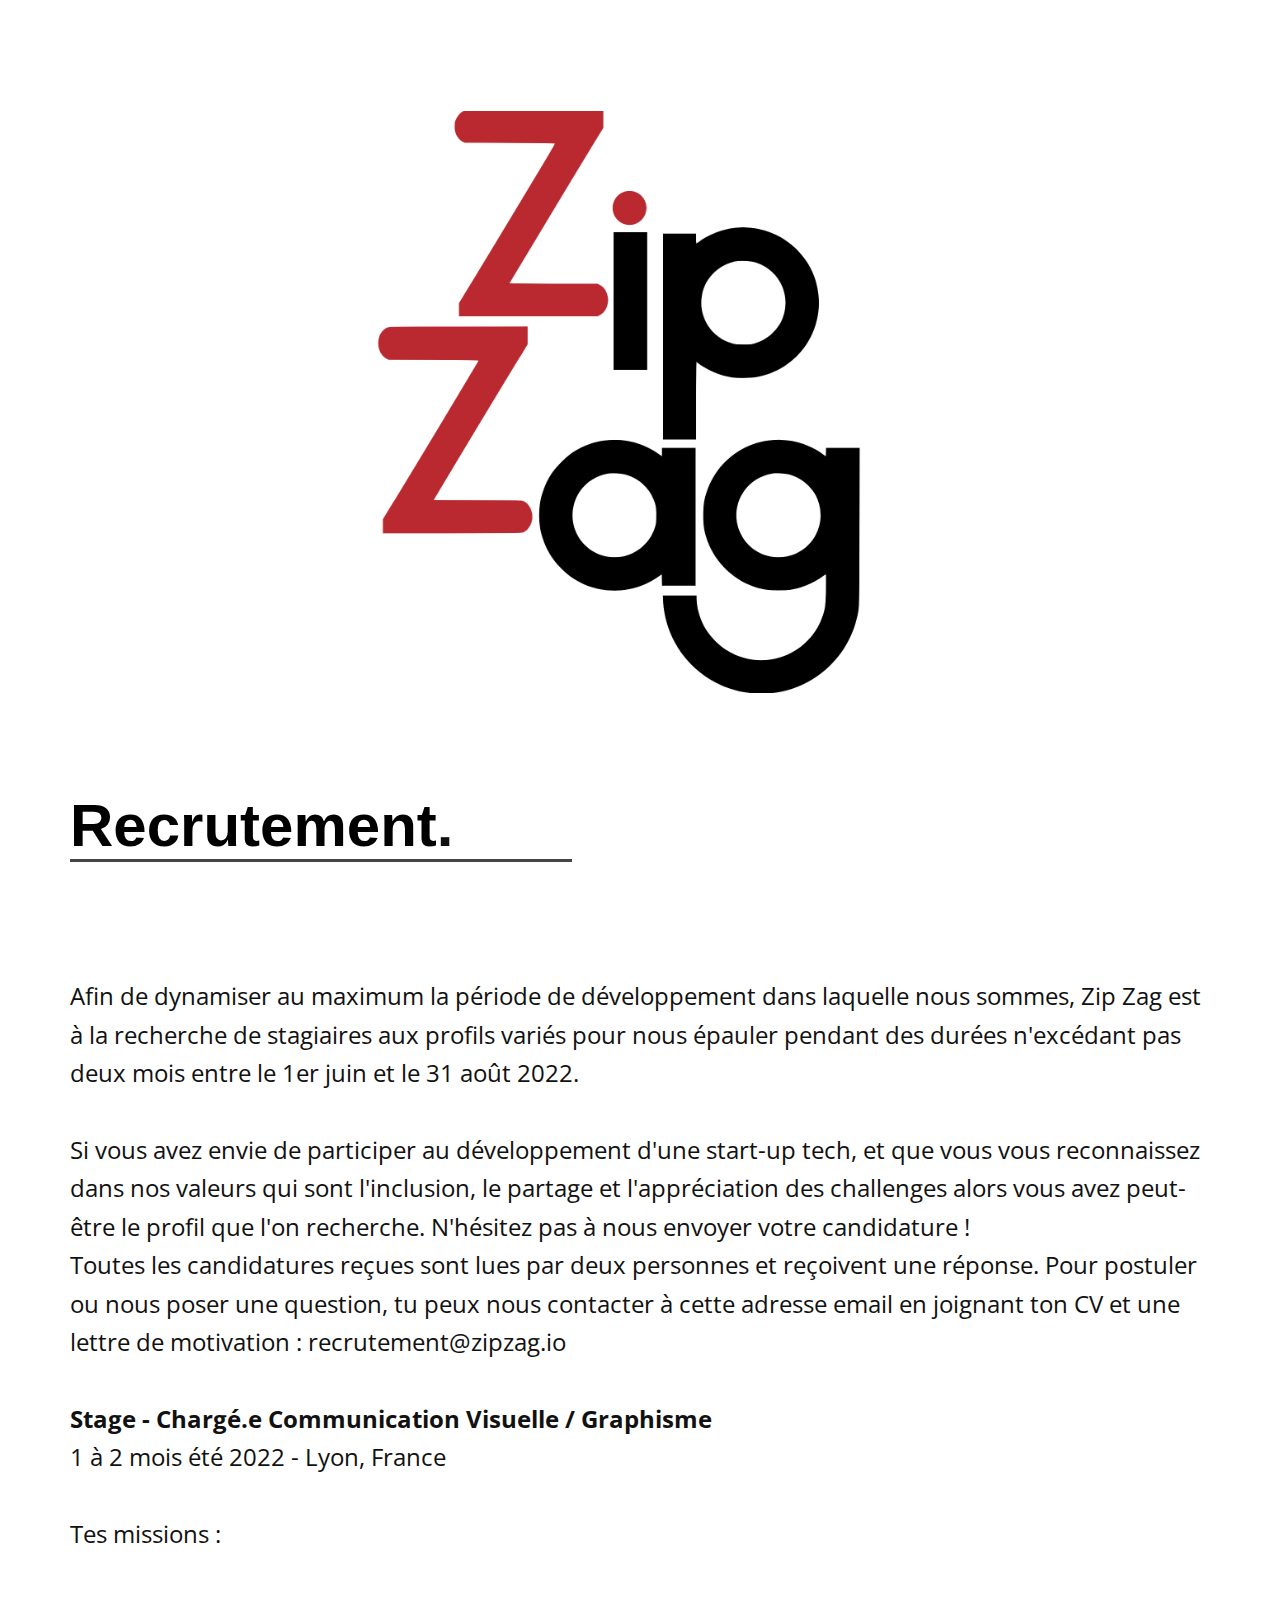
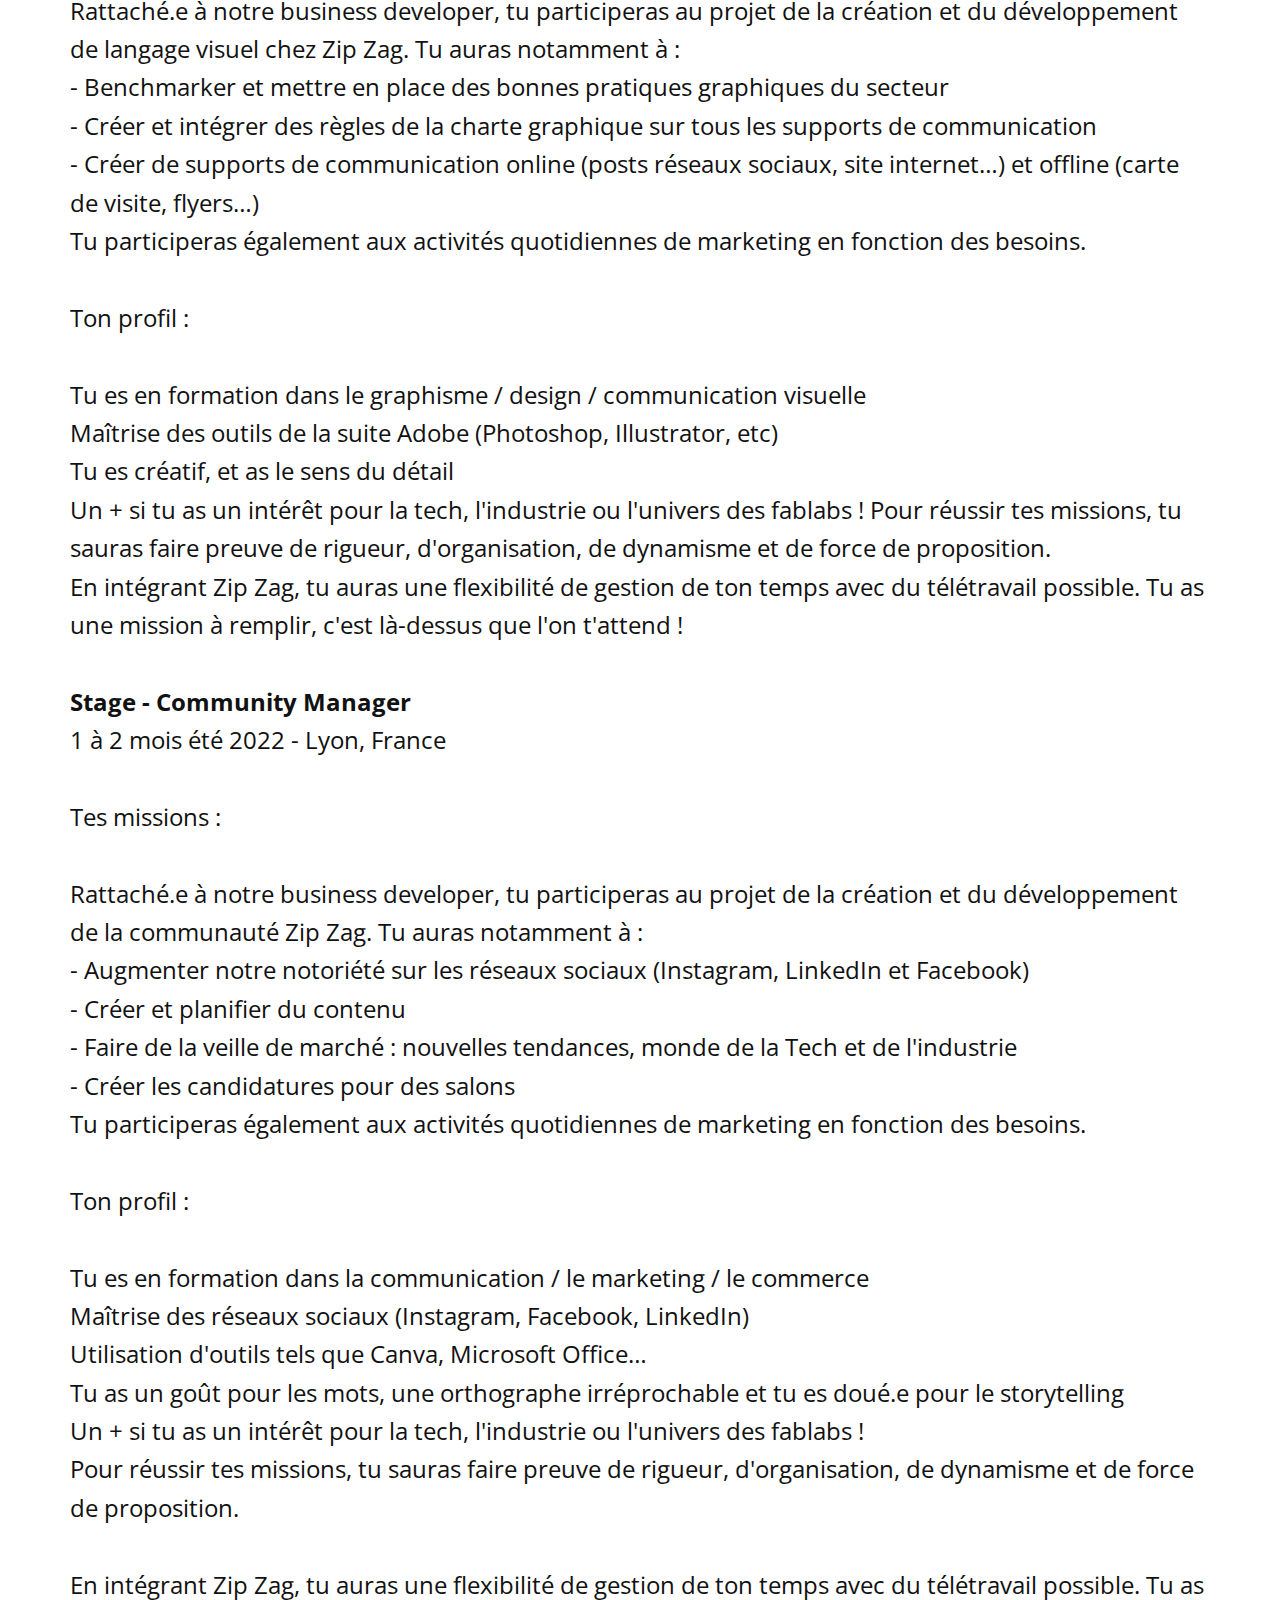
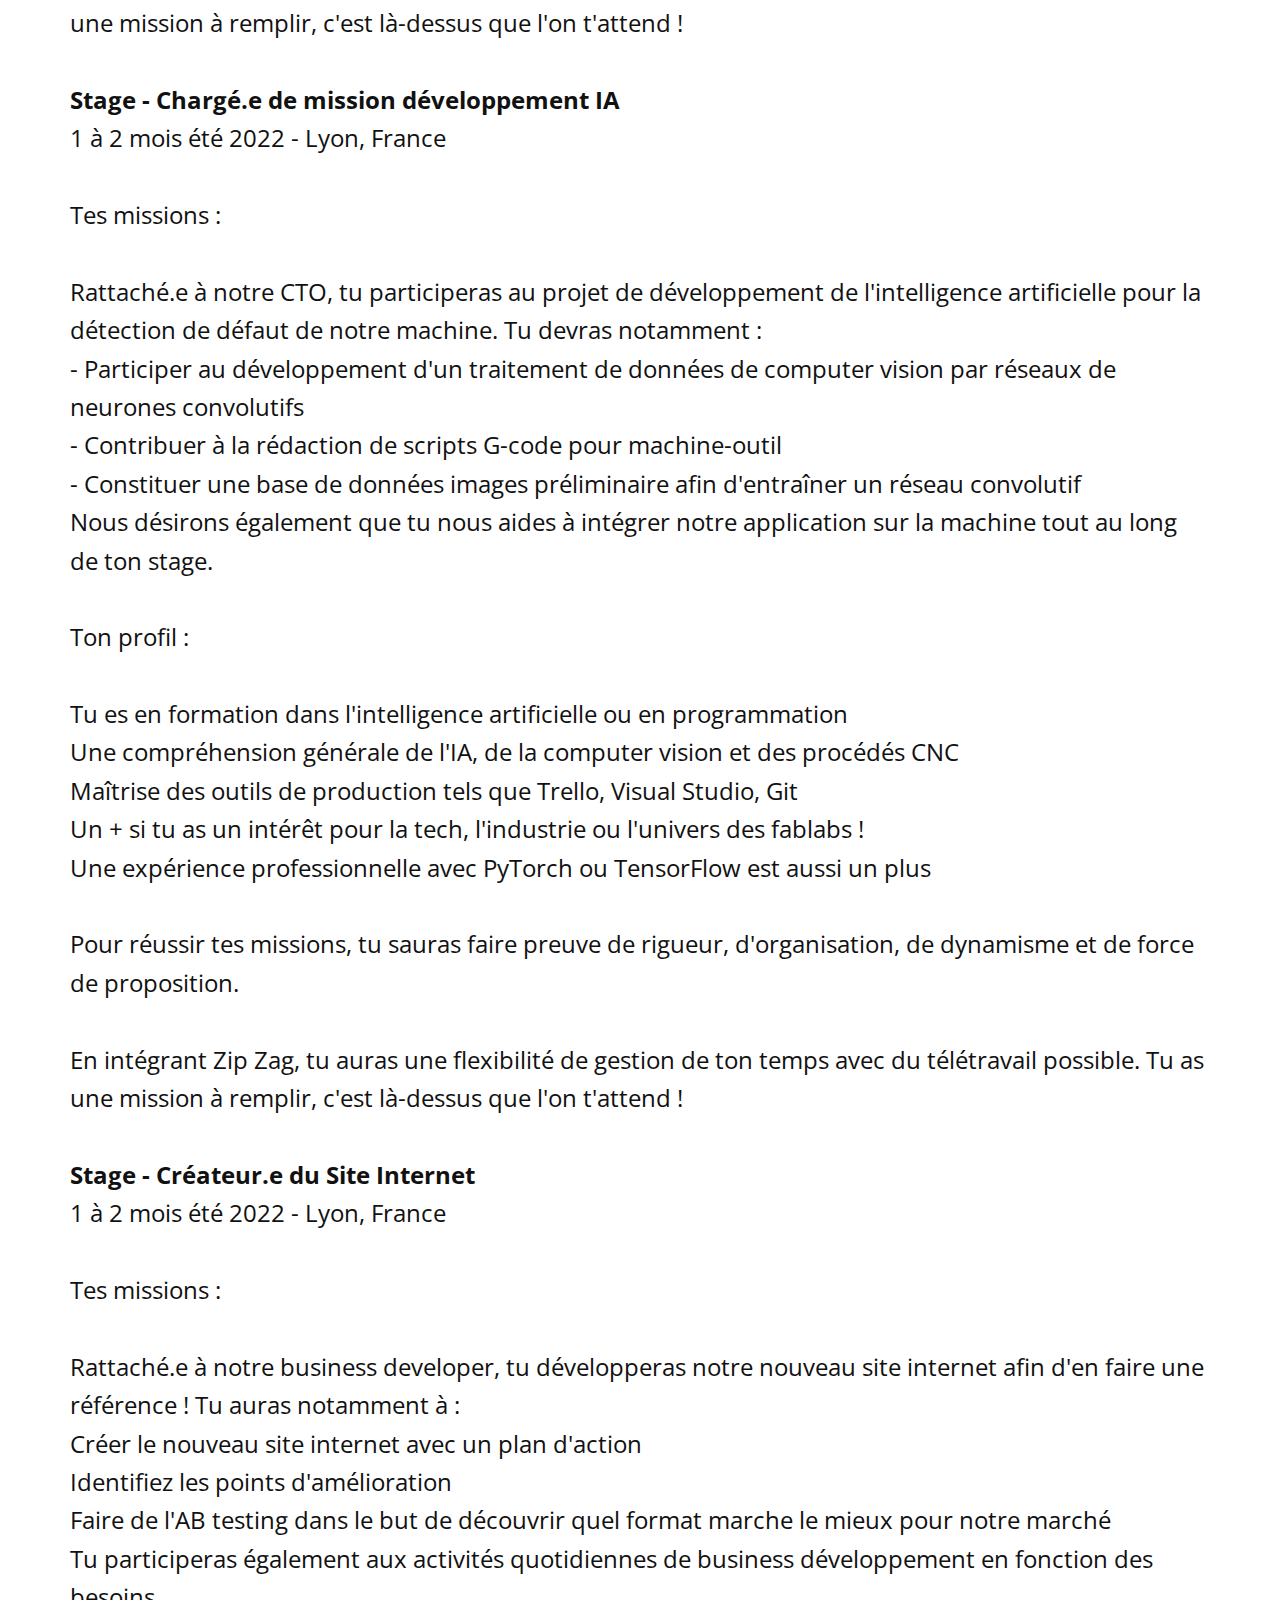
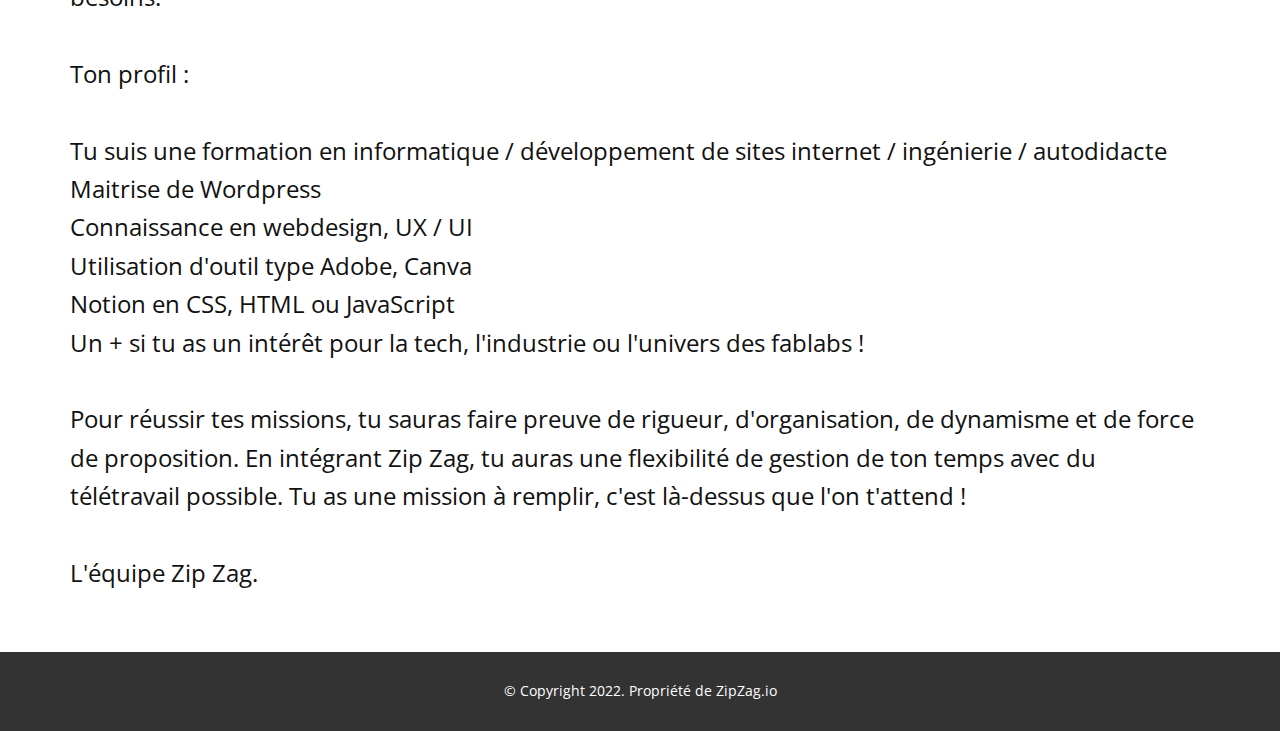
<file: Recrutement.html>
<!DOCTYPE html>
<html style="font-size: 16px;">

<head>
  <meta name="viewport" content="width=device-width, initial-scale=1.0">
  <meta charset="utf-8">
  <meta name="keywords" content="">
  <meta name="description" content="">
  <meta name="page_type" content="np-template-header-footer-from-plugin">
  <title>Recrutement</title>
  <link rel="stylesheet" href="nicepage.css" media="screen">
  <link rel="stylesheet" href="Recrutement.css" media="screen">
  <script class="u-script" type="text/javascript" src="jquery.js" defer=""></script>
  <script class="u-script" type="text/javascript" src="nicepage.js" defer=""></script>
  <meta name="generator" content="Nicepage 3.21.3, nicepage.com">
  <link id="u-theme-google-font" rel="stylesheet"
    href="https://fonts.googleapis.com/css?family=Roboto:100,100i,300,300i,400,400i,500,500i,700,700i,900,900i|Open+Sans:300,300i,400,400i,600,600i,700,700i,800,800i">



  <script type="application/ld+json">{
		"@context": "http://schema.org",
		"@type": "Organization",
		"name": "Site1"
}</script>
  <meta name="theme-color" content="#478ac9">
  <meta property="og:title" content="Recrutement">
  <meta property="og:description" content="">
  <meta property="og:type" content="website">
</head>

<body class="u-body">
  <section class="u-clearfix u-section-1" id="sec-1762">
    <div class="u-clearfix u-sheet u-sheet-1">
      <img class="u-image u-image-default u-image-1" src="images/Screenshot2021-04-17_14-59-35-471.png" alt=""
        data-image-width="1382" data-image-height="1412">
      <h1 class="u-text u-text-custom-color-2 u-text-default u-text-1">
        <span class="u-text-black">Recrutement</span>.<span style="font-weight: 700;">
          <span style="font-weight: 400;"></span>
        </span>
      </h1>
      <div class="u-border-3 u-border-grey-dark-1 u-line u-line-horizontal u-line-1" data-animation-name="slideIn"
        data-animation-duration="1000" data-animation-delay="0" data-animation-direction="Left"></div>
    </div>
  </section>
  <section class="u-clearfix u-section-2" id="sec-fdcb">
    <div class="u-clearfix u-sheet u-sheet-1">
      <p class="u-text u-text-default u-text-1">
        <br>Afin de dynamiser au maximum la période de développement dans laquelle nous sommes, Zip Zag est à la recherche de stagiaires aux profils variés pour nous épauler pendant des durées n'excédant pas deux mois entre le 1er juin et le 31 août 2022.<br>

        <br>Si vous avez envie de participer au développement d'une start-up tech, et que vous vous reconnaissez dans nos valeurs qui sont l'inclusion, le partage et l'appréciation des challenges alors vous avez peut-être le profil que l'on recherche. N'hésitez pas à nous envoyer votre candidature !
        <br>Toutes les candidatures reçues sont lues par deux personnes et reçoivent une réponse. Pour postuler ou nous poser une question, tu peux nous contacter à cette adresse email en joignant ton CV et une lettre de motivation : recrutement@zipzag.io<br>

        <br><b>Stage - Chargé.e Communication Visuelle / Graphisme</b>
        <br>1 à 2 mois été 2022 - Lyon, France<br>
        <br>Tes missions :<br> 

        <br>Rattaché.e à notre business developer, tu participeras au projet de la création et du développement de langage visuel chez Zip Zag. Tu auras notamment à :
        <br>- Benchmarker et mettre en place des bonnes pratiques graphiques du secteur
        <br>- Créer et intégrer des règles de la charte graphique sur tous les supports de communication
        <br>- Créer de supports de communication online (posts réseaux sociaux, site internet…) et offline (carte de visite, flyers…)
        <br>Tu participeras également aux activités quotidiennes de marketing en fonction des besoins.<br>

        <br>Ton profil :<br>

        <br>Tu es en formation dans le graphisme / design / communication visuelle 
        <br>Maîtrise des outils de la suite Adobe (Photoshop, Illustrator, etc)
        <br>Tu es créatif, et  as le sens du détail
        <br>Un + si tu as un intérêt pour la tech, l'industrie ou l'univers des fablabs ! Pour réussir tes missions, tu sauras faire preuve de rigueur, d'organisation, de dynamisme et de force de proposition.

        <br>En intégrant Zip Zag, tu auras une flexibilité de gestion de ton temps avec du télétravail possible. Tu as une mission à remplir, c'est là-dessus que l'on t'attend !<br>


        <br><b>Stage - Community Manager</b>   
        <br>1 à 2 mois été 2022 - Lyon, France<br>

        <br>Tes missions :<br>

        <br>Rattaché.e à notre business developer, tu participeras au projet de la création et du développement de la communauté Zip Zag. Tu auras notamment à :
        <br>- Augmenter notre notoriété sur les réseaux sociaux (Instagram, LinkedIn et Facebook)
        <br>- Créer et planifier du contenu
        <br>- Faire de la veille de marché : nouvelles tendances, monde de la Tech et de l'industrie
        <br>- Créer les candidatures pour des salons
        <br>Tu participeras également aux activités quotidiennes de marketing en fonction des besoins.<br>

        <br>Ton profil :<br>

        <br>Tu es en formation dans la communication / le marketing / le commerce 
        <br>Maîtrise des réseaux sociaux (Instagram, Facebook, LinkedIn)
        <br>Utilisation d'outils tels que Canva, Microsoft Office…
        <br>Tu as un goût pour les mots, une orthographe irréprochable et  tu es doué.e pour le storytelling
        <br>Un + si tu as un intérêt pour la tech, l'industrie ou l'univers des fablabs !

        <br>Pour réussir tes missions, tu sauras faire preuve de rigueur, d'organisation, de dynamisme et de force de proposition.<br>

        <br>En intégrant Zip Zag, tu auras une flexibilité de gestion de ton temps avec du télétravail possible. Tu as une mission à remplir, c'est là-dessus que l'on t'attend !<br>

        <br><b>Stage - Chargé.e de mission développement IA</b>
        <br>1 à 2 mois été 2022 - Lyon, France<br>

        <br>Tes missions :<br> 

        <br>Rattaché.e à notre CTO, tu participeras au projet de développement de l'intelligence artificielle pour la détection de défaut de notre machine. Tu devras notamment :
        <br>- Participer au développement d'un traitement de données de computer vision par réseaux de neurones convolutifs
        <br>- Contribuer à la rédaction de scripts G-code pour machine-outil
        <br>- Constituer une base de données images préliminaire afin d'entraîner un réseau convolutif 
        <br>Nous désirons également que tu nous aides à intégrer notre application sur la machine tout au long de ton stage.<br>

        <br>Ton profil :<br>

        <br>Tu es en formation dans l'intelligence artificielle ou en programmation
        <br> Une compréhension générale de l'IA, de la computer vision et des procédés CNC
        <br>Maîtrise des outils de production tels que Trello, Visual Studio, Git
        <br>Un + si tu as un intérêt pour la tech, l'industrie ou l'univers des fablabs !
        <br>Une expérience professionnelle avec PyTorch ou TensorFlow est aussi un plus<br>

        <br>Pour réussir tes missions, tu sauras faire preuve de rigueur, d'organisation, de dynamisme et de force de proposition.<br>

        <br>En intégrant Zip Zag, tu auras une flexibilité de gestion de ton temps avec du télétravail possible. Tu as une mission à remplir, c'est là-dessus que l'on t'attend !<br>

        <br><b>Stage - Créateur.e du Site Internet</b>        
        <br>1 à 2 mois été 2022 - Lyon, France<br>

        <br>Tes missions :<br> 

        <br>Rattaché.e à notre business developer, tu développeras notre nouveau site internet afin d'en faire une référence ! Tu auras notamment à :
        <br>Créer le nouveau site internet avec un plan d'action
        <br>Identifiez les points d'amélioration
        <br>Faire de l'AB testing dans le but de découvrir quel format marche le mieux pour notre marché
        <br>Tu participeras également aux activités quotidiennes de business développement en fonction des besoins.<br>


        <br>Ton profil :<br>

        <br>Tu suis une formation en informatique / développement de sites internet / ingénierie / autodidacte
        <br>Maitrise de Wordpress
        <br>Connaissance en webdesign, UX / UI
        <br>Utilisation d'outil type Adobe, Canva
        <br>Notion en CSS, HTML ou JavaScript
        <br>Un + si tu as un intérêt pour la tech, l'industrie ou l'univers des fablabs !<br>

        <br>Pour réussir tes missions, tu sauras faire preuve de rigueur, d'organisation, de dynamisme et de force de proposition.

        En intégrant Zip Zag, tu auras une flexibilité de gestion de ton temps avec du télétravail possible. Tu as une mission à remplir, c'est là-dessus que l'on t'attend !<br>

        <br>L'équipe Zip Zag.
      </p>
    </div>
  </section>


  <footer class="u-align-center u-clearfix u-footer u-grey-80 u-footer" id="sec-b2b6">
    <div class="u-clearfix u-sheet u-valign-middle u-sheet-1">
      <p class="u-small-text u-text u-text-variant u-text-1"> © Copyright 2022. Propriété de ZipZag.io</p>
    </div>
  </footer>
</body>

</html>
</file>
